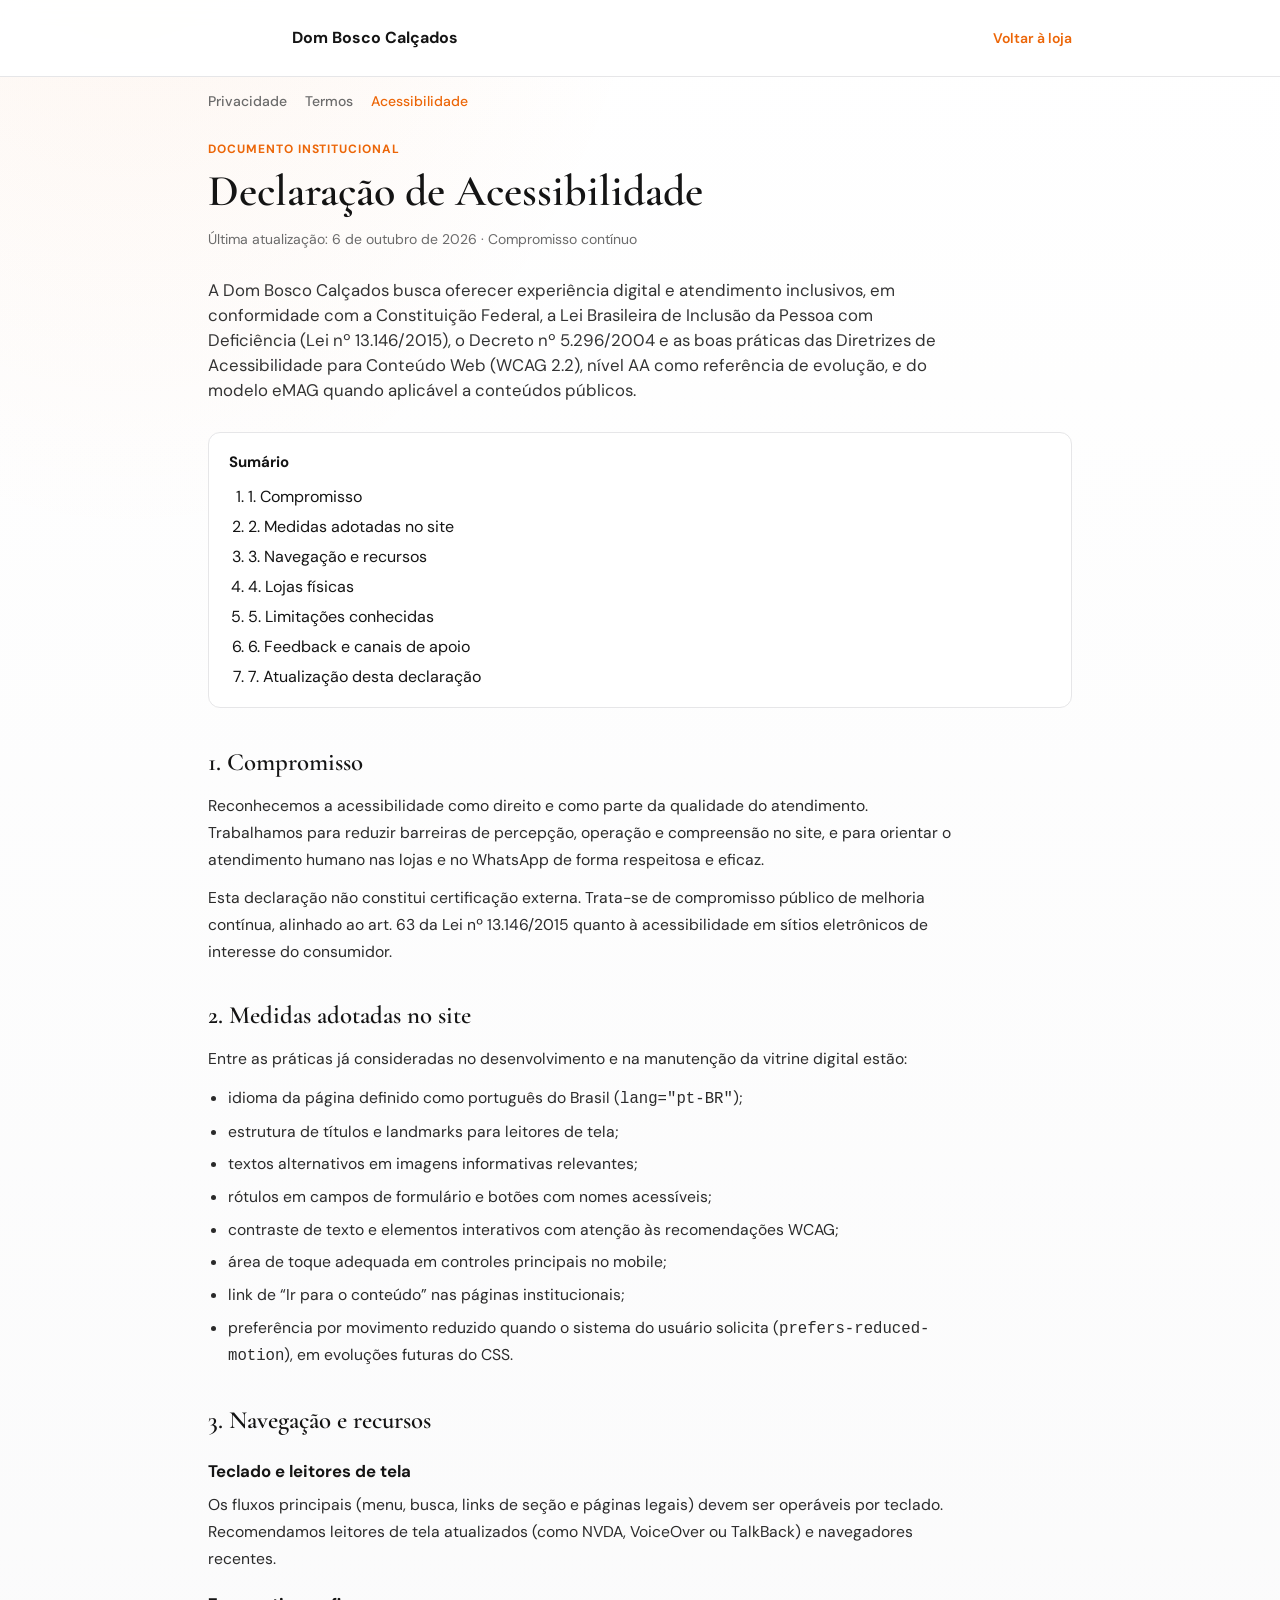
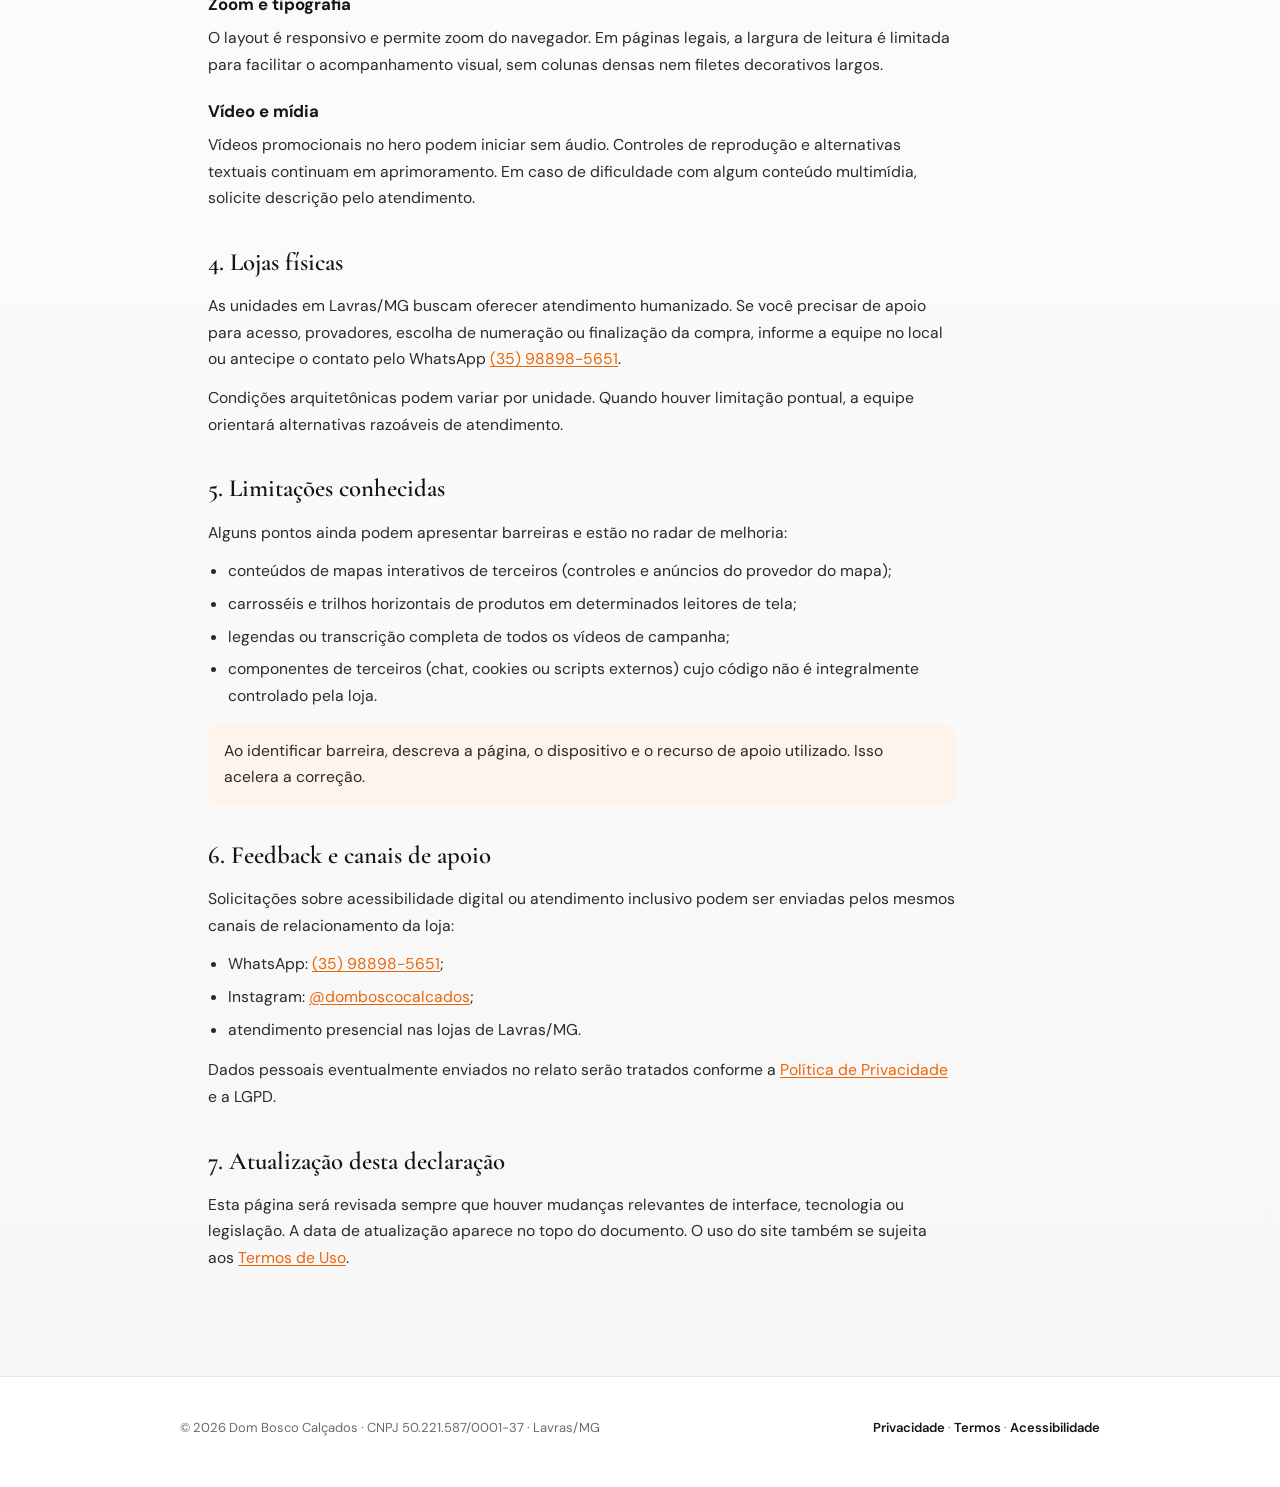
<file: acessibilidade.html>
<!DOCTYPE html>
<html lang="pt-BR">
<head>
  <meta charset="utf-8">
  <meta name="viewport" content="width=device-width, initial-scale=1">
  <title>Acessibilidade | Dom Bosco Calçados</title>
  <meta name="description" content="Declaração de acessibilidade da Dom Bosco Calçados, alinhada à Lei Brasileira de Inclusão e boas práticas WCAG.">
  <link rel="icon" href="/favicon.ico?v=2" sizes="any">
  <link rel="icon" type="image/png" href="/assets/favicon-32.png?v=2" sizes="32x32">
  <link rel="apple-touch-icon" href="/assets/apple-touch-icon.png?v=2">
  <link rel="preconnect" href="https://fonts.googleapis.com">
  <link rel="preconnect" href="https://fonts.gstatic.com" crossorigin>
  <link href="https://fonts.googleapis.com/css2?family=Cormorant+Garamond:ital,wght@0,500;0,600;0,700;1,500&family=DM+Sans:ital,opsz,wght@0,9..40,400;0,9..40,500;0,9..40,600;0,9..40,700;1,9..40,400&display=swap" rel="stylesheet">
  <link rel="stylesheet" href="/static/store.css?v=94">
  <link rel="stylesheet" href="/static/legal.css?v=1">
</head>
<body class="legal-body">
  <a class="legal-skip" href="#conteudo">Ir para o conteúdo</a>

  <header class="legal-header">
    <div class="legal-header-inner">
      <a class="legal-brand" href="/" aria-label="Dom Bosco Calçados">
        <img src="/assets/logo-header.png?v=2" alt="Dom Bosco Calçados" width="140" height="91">
        <span>Dom Bosco Calçados</span>
      </a>
      <a class="legal-back" href="/">Voltar à loja</a>
    </div>
  </header>

  <nav class="legal-nav" aria-label="Documentos legais">
    <a href="/privacidade.html">Privacidade</a>
    <a href="/termos.html">Termos</a>
    <a href="/acessibilidade.html" aria-current="page">Acessibilidade</a>
  </nav>

  <main class="legal-main" id="conteudo">
    <p class="legal-kicker">Documento institucional</p>
    <h1>Declaração de Acessibilidade</h1>
    <p class="legal-meta">Última atualização: 6 de outubro de 2026 · Compromisso contínuo</p>
    <p class="legal-lead">
      A Dom Bosco Calçados busca oferecer experiência digital e atendimento inclusivos, em conformidade com a
      Constituição Federal, a Lei Brasileira de Inclusão da Pessoa com Deficiência (Lei nº 13.146/2015), o
      Decreto nº 5.296/2004 e as boas práticas das Diretrizes de Acessibilidade para Conteúdo Web (WCAG 2.2),
      nível AA como referência de evolução, e do modelo eMAG quando aplicável a conteúdos públicos.
    </p>

    <nav class="legal-toc" aria-label="Sumário">
      <h2>Sumário</h2>
      <ol>
        <li><a href="#compromisso">1. Compromisso</a></li>
        <li><a href="#medidas">2. Medidas adotadas no site</a></li>
        <li><a href="#navegacao">3. Navegação e recursos</a></li>
        <li><a href="#lojas-acessiveis">4. Lojas físicas</a></li>
        <li><a href="#limitacoes">5. Limitações conhecidas</a></li>
        <li><a href="#feedback">6. Feedback e canais de apoio</a></li>
        <li><a href="#atualizacao">7. Atualização desta declaração</a></li>
      </ol>
    </nav>

    <section class="legal-section" id="compromisso">
      <h2>1. Compromisso</h2>
      <p>
        Reconhecemos a acessibilidade como direito e como parte da qualidade do atendimento. Trabalhamos para
        reduzir barreiras de percepção, operação e compreensão no site, e para orientar o atendimento humano nas
        lojas e no WhatsApp de forma respeitosa e eficaz.
      </p>
      <p>
        Esta declaração não constitui certificação externa. Trata-se de compromisso público de melhoria contínua,
        alinhado ao art. 63 da Lei nº 13.146/2015 quanto à acessibilidade em sítios eletrônicos de interesse do
        consumidor.
      </p>
    </section>

    <section class="legal-section" id="medidas">
      <h2>2. Medidas adotadas no site</h2>
      <p>Entre as práticas já consideradas no desenvolvimento e na manutenção da vitrine digital estão:</p>
      <ul>
        <li>idioma da página definido como português do Brasil (<code>lang="pt-BR"</code>);</li>
        <li>estrutura de títulos e landmarks para leitores de tela;</li>
        <li>textos alternativos em imagens informativas relevantes;</li>
        <li>rótulos em campos de formulário e botões com nomes acessíveis;</li>
        <li>contraste de texto e elementos interativos com atenção às recomendações WCAG;</li>
        <li>área de toque adequada em controles principais no mobile;</li>
        <li>link de “Ir para o conteúdo” nas páginas institucionais;</li>
        <li>preferência por movimento reduzido quando o sistema do usuário solicita (<code>prefers-reduced-motion</code>), em evoluções futuras do CSS.</li>
      </ul>
    </section>

    <section class="legal-section" id="navegacao">
      <h2>3. Navegação e recursos</h2>
      <h3>Teclado e leitores de tela</h3>
      <p>
        Os fluxos principais (menu, busca, links de seção e páginas legais) devem ser operáveis por teclado.
        Recomendamos leitores de tela atualizados (como NVDA, VoiceOver ou TalkBack) e navegadores recentes.
      </p>
      <h3>Zoom e tipografia</h3>
      <p>
        O layout é responsivo e permite zoom do navegador. Em páginas legais, a largura de leitura é limitada
        para facilitar o acompanhamento visual, sem colunas densas nem filetes decorativos largos.
      </p>
      <h3>Vídeo e mídia</h3>
      <p>
        Vídeos promocionais no hero podem iniciar sem áudio. Controles de reprodução e alternativas textuais
        continuam em aprimoramento. Em caso de dificuldade com algum conteúdo multimídia, solicite descrição
        pelo atendimento.
      </p>
    </section>

    <section class="legal-section" id="lojas-acessiveis">
      <h2>4. Lojas físicas</h2>
      <p>
        As unidades em Lavras/MG buscam oferecer atendimento humanizado. Se você precisar de apoio para acesso,
        provadores, escolha de numeração ou finalização da compra, informe a equipe no local ou antecipe o
        contato pelo WhatsApp
        <a href="https://wa.me/5535988985651" target="_blank" rel="noopener noreferrer">(35) 98898-5651</a>.
      </p>
      <p>
        Condições arquitetônicas podem variar por unidade. Quando houver limitação pontual, a equipe orientará
        alternativas razoáveis de atendimento.
      </p>
    </section>

    <section class="legal-section" id="limitacoes">
      <h2>5. Limitações conhecidas</h2>
      <p>Alguns pontos ainda podem apresentar barreiras e estão no radar de melhoria:</p>
      <ul>
        <li>conteúdos de mapas interativos de terceiros (controles e anúncios do provedor do mapa);</li>
        <li>carrosséis e trilhos horizontais de produtos em determinados leitores de tela;</li>
        <li>legendas ou transcrição completa de todos os vídeos de campanha;</li>
        <li>componentes de terceiros (chat, cookies ou scripts externos) cujo código não é integralmente controlado pela loja.</li>
      </ul>
      <p class="legal-note">
        Ao identificar barreira, descreva a página, o dispositivo e o recurso de apoio utilizado. Isso acelera a correção.
      </p>
    </section>

    <section class="legal-section" id="feedback">
      <h2>6. Feedback e canais de apoio</h2>
      <p>
        Solicitações sobre acessibilidade digital ou atendimento inclusivo podem ser enviadas pelos mesmos canais
        de relacionamento da loja:
      </p>
      <ul>
        <li>WhatsApp: <a href="https://wa.me/5535988985651" target="_blank" rel="noopener noreferrer">(35) 98898-5651</a>;</li>
        <li>Instagram: <a href="https://www.instagram.com/domboscocalcados/" target="_blank" rel="noopener noreferrer">@domboscocalcados</a>;</li>
        <li>atendimento presencial nas lojas de Lavras/MG.</li>
      </ul>
      <p>
        Dados pessoais eventualmente enviados no relato serão tratados conforme a
        <a href="/privacidade.html">Política de Privacidade</a>
        e a LGPD.
      </p>
    </section>

    <section class="legal-section" id="atualizacao">
      <h2>7. Atualização desta declaração</h2>
      <p>
        Esta página será revisada sempre que houver mudanças relevantes de interface, tecnologia ou legislação.
        A data de atualização aparece no topo do documento. O uso do site também se sujeita aos
        <a href="/termos.html">Termos de Uso</a>.
      </p>
    </section>
  </main>

  <footer class="legal-footer">
    <div class="legal-footer-inner">
      <p>© 2026 Dom Bosco Calçados · CNPJ 50.221.587/0001-37 · Lavras/MG</p>
      <p>
        <a href="/privacidade.html">Privacidade</a> ·
        <a href="/termos.html">Termos</a> ·
        <a href="/acessibilidade.html">Acessibilidade</a>
      </p>
    </div>
  </footer>
</body>
</html>
</file>
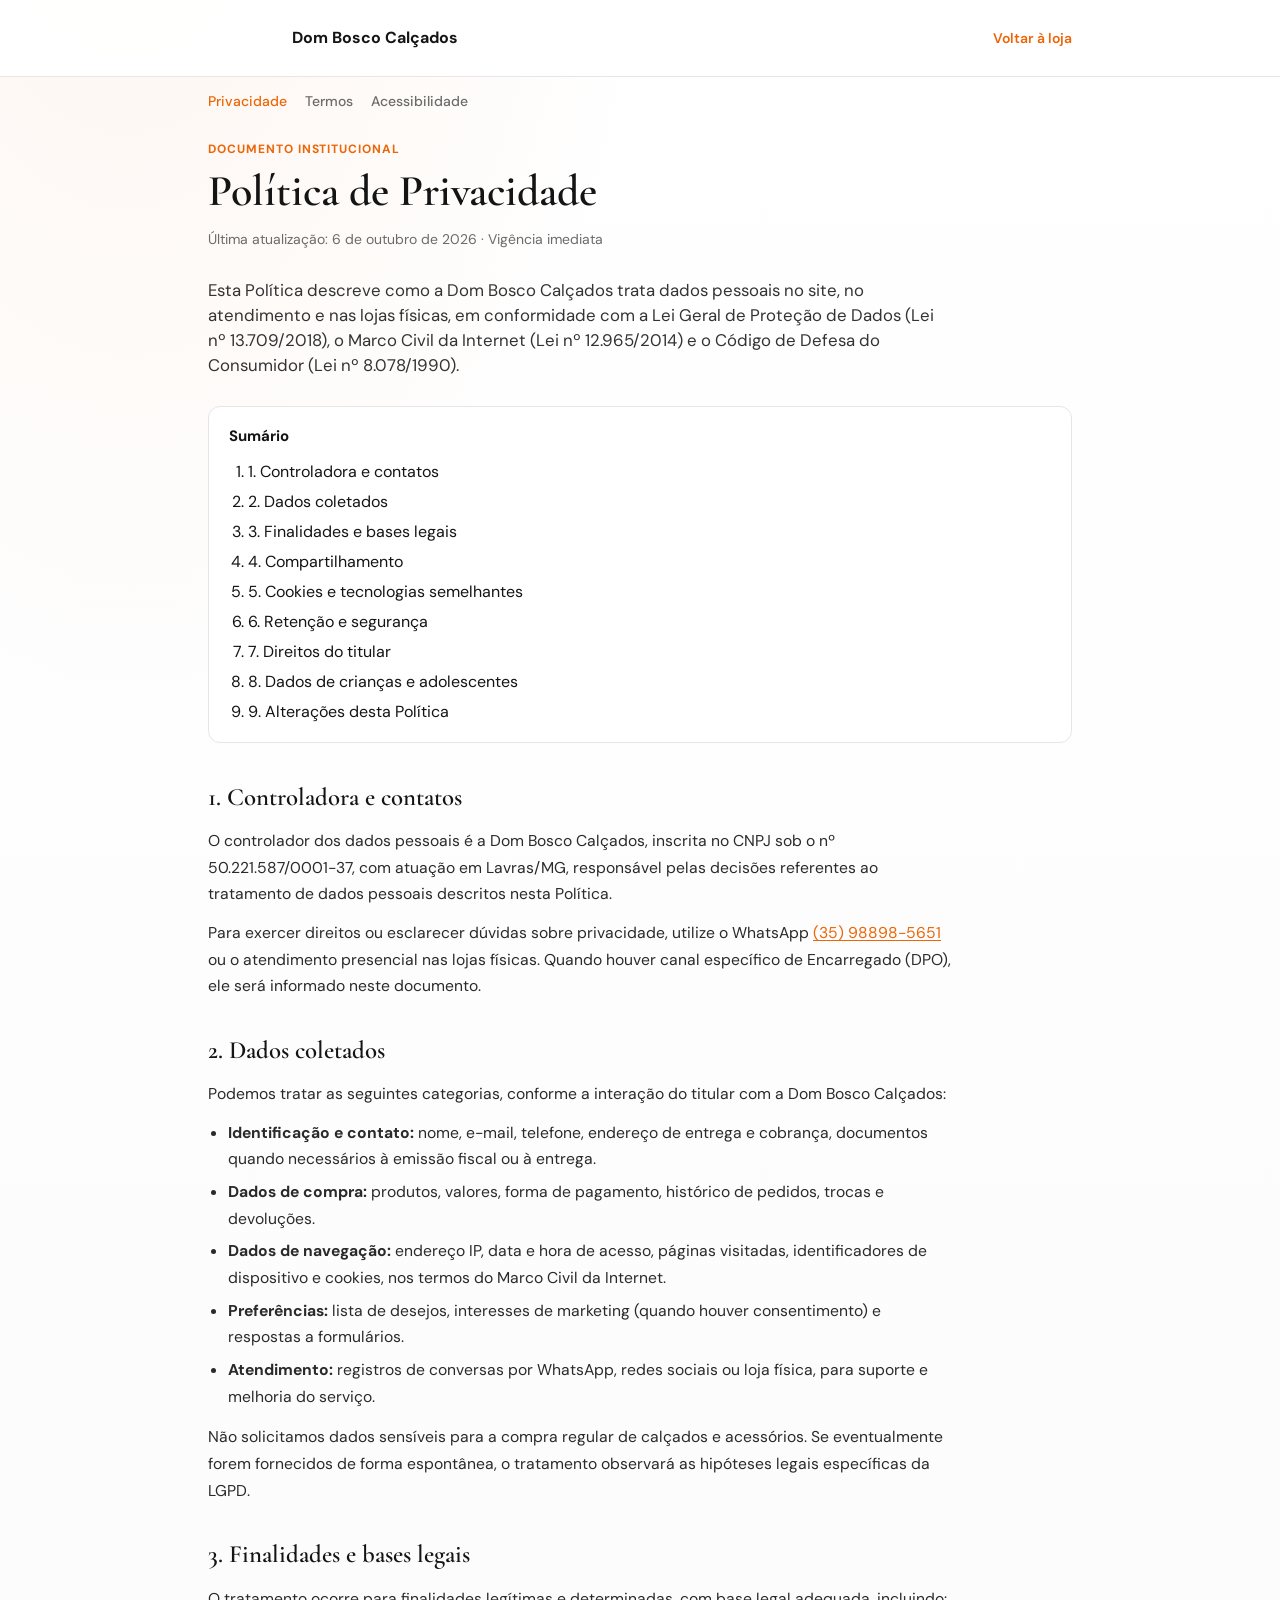
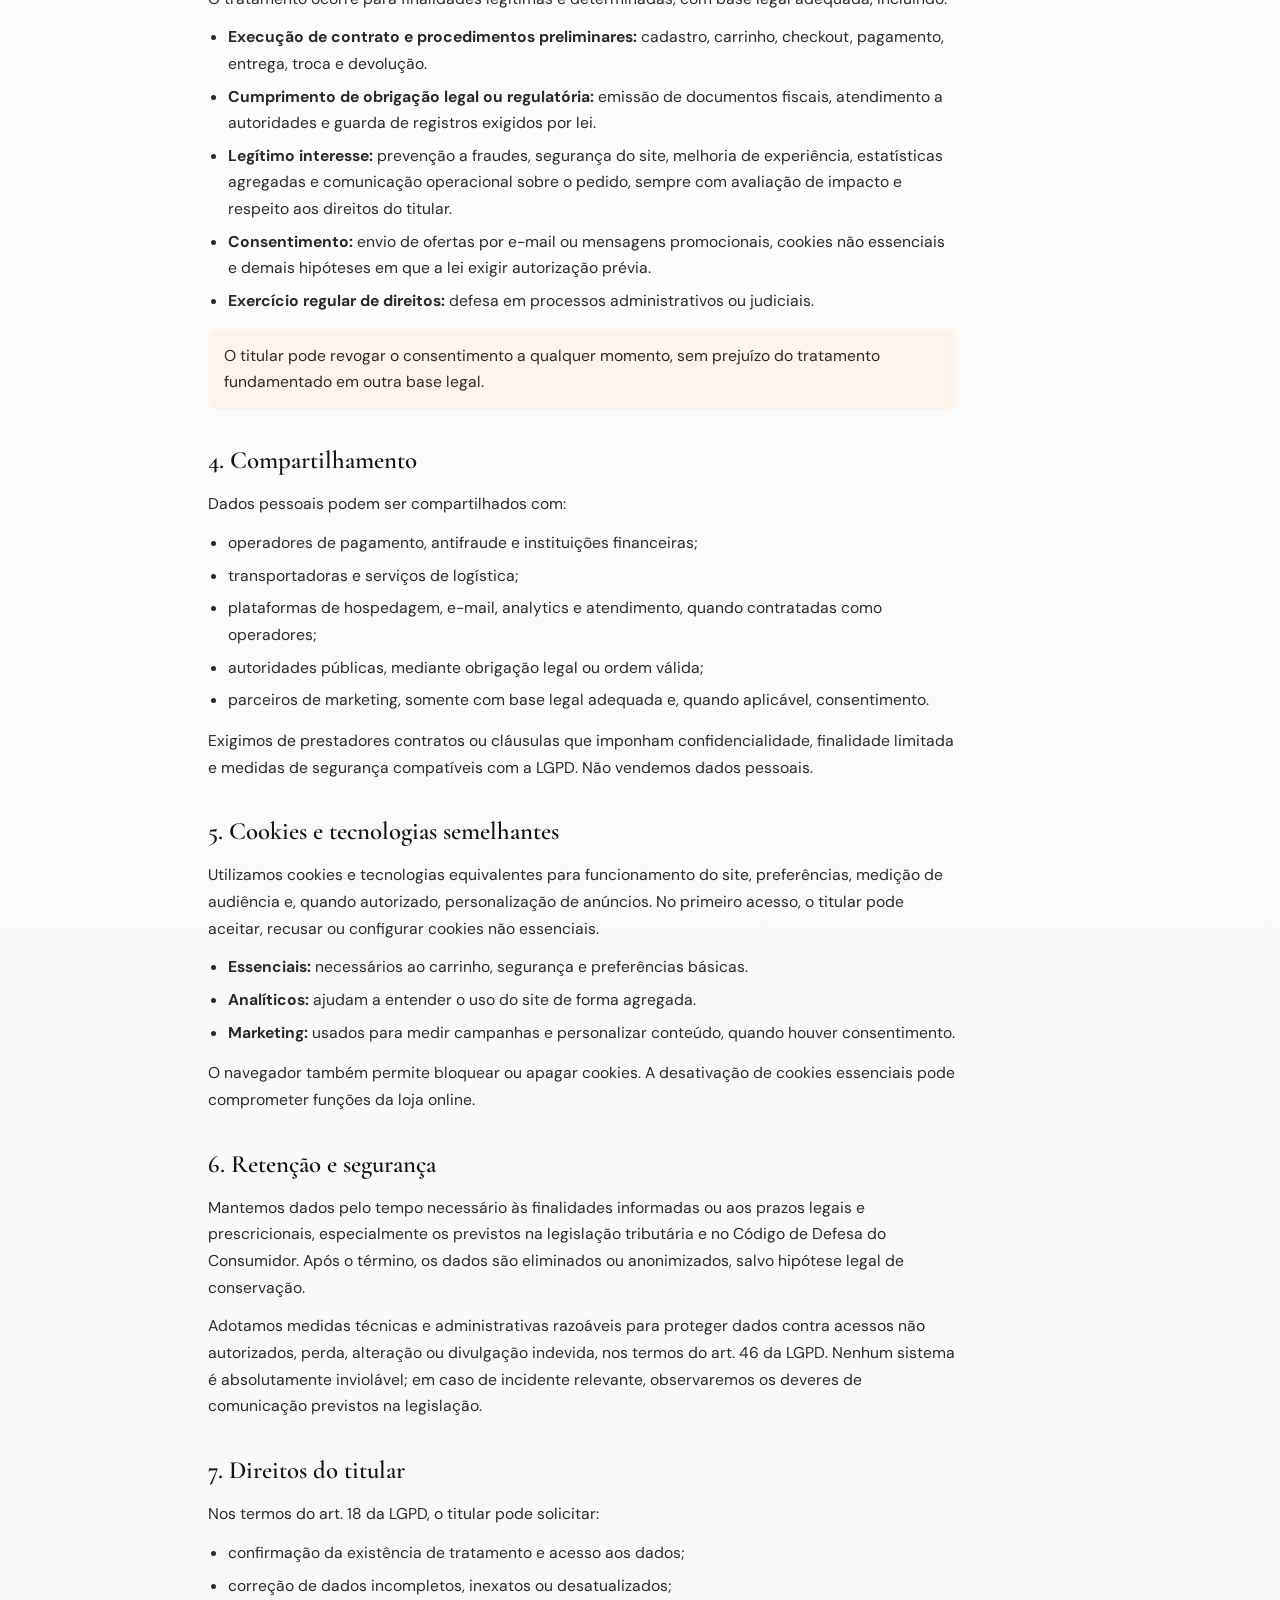
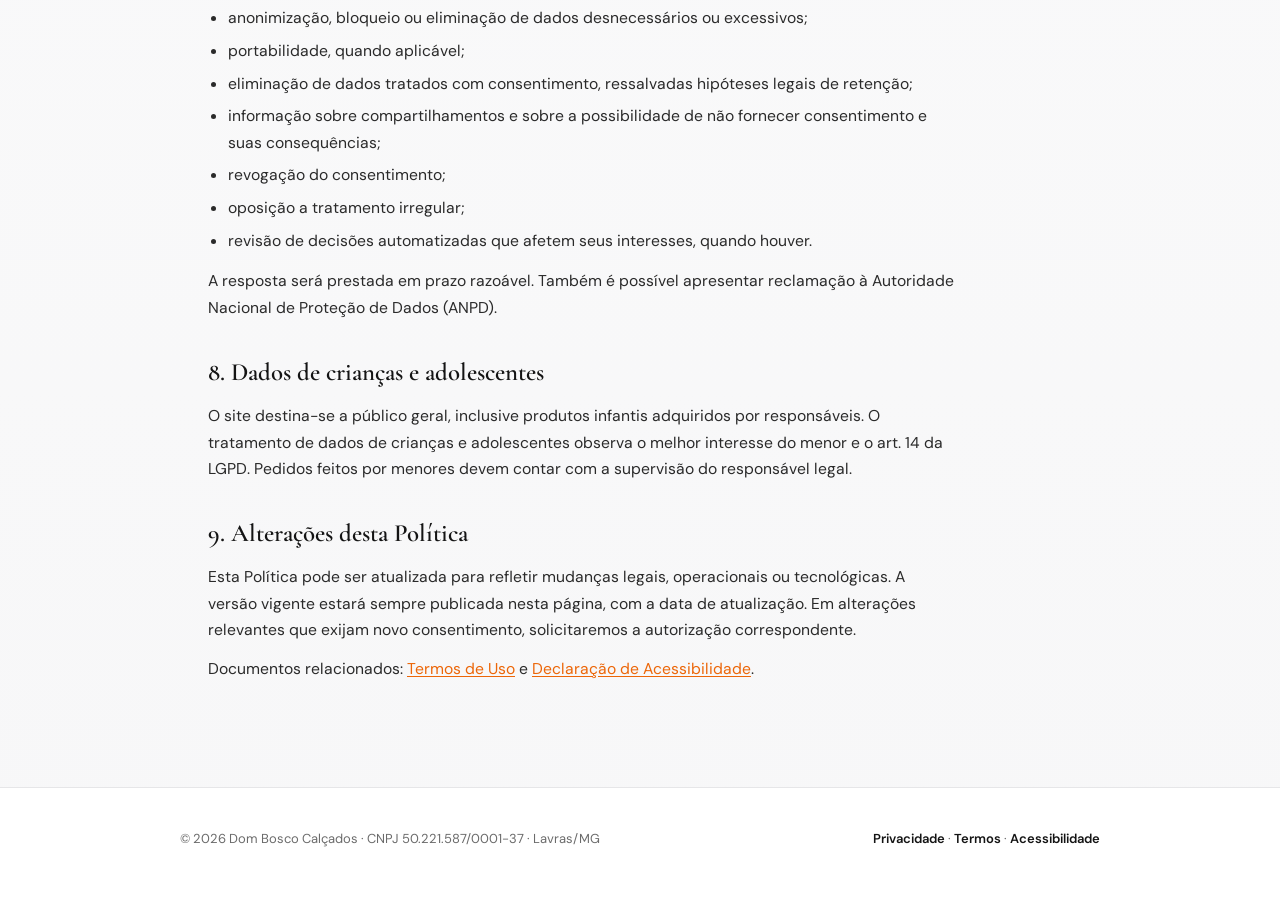
<file: privacidade.html>
<!DOCTYPE html>
<html lang="pt-BR">
<head>
  <meta charset="utf-8">
  <meta name="viewport" content="width=device-width, initial-scale=1">
  <title>Política de Privacidade | Dom Bosco Calçados</title>
  <meta name="description" content="Política de Privacidade da Dom Bosco Calçados, em conformidade com a LGPD e demais normas aplicáveis.">
  <link rel="icon" href="/favicon.ico?v=2" sizes="any">
  <link rel="icon" type="image/png" href="/assets/favicon-32.png?v=2" sizes="32x32">
  <link rel="apple-touch-icon" href="/assets/apple-touch-icon.png?v=2">
  <link rel="preconnect" href="https://fonts.googleapis.com">
  <link rel="preconnect" href="https://fonts.gstatic.com" crossorigin>
  <link href="https://fonts.googleapis.com/css2?family=Cormorant+Garamond:ital,wght@0,500;0,600;0,700;1,500&family=DM+Sans:ital,opsz,wght@0,9..40,400;0,9..40,500;0,9..40,600;0,9..40,700;1,9..40,400&display=swap" rel="stylesheet">
  <link rel="stylesheet" href="/static/store.css?v=94">
  <link rel="stylesheet" href="/static/legal.css?v=1">
</head>
<body class="legal-body">
  <a class="legal-skip" href="#conteudo">Ir para o conteúdo</a>

  <header class="legal-header">
    <div class="legal-header-inner">
      <a class="legal-brand" href="/" aria-label="Dom Bosco Calçados">
        <img src="/assets/logo-header.png?v=2" alt="Dom Bosco Calçados" width="140" height="91">
        <span>Dom Bosco Calçados</span>
      </a>
      <a class="legal-back" href="/">Voltar à loja</a>
    </div>
  </header>

  <nav class="legal-nav" aria-label="Documentos legais">
    <a href="/privacidade.html" aria-current="page">Privacidade</a>
    <a href="/termos.html">Termos</a>
    <a href="/acessibilidade.html">Acessibilidade</a>
  </nav>

  <main class="legal-main" id="conteudo">
    <p class="legal-kicker">Documento institucional</p>
    <h1>Política de Privacidade</h1>
    <p class="legal-meta">Última atualização: 6 de outubro de 2026 · Vigência imediata</p>
    <p class="legal-lead">
      Esta Política descreve como a Dom Bosco Calçados trata dados pessoais no site, no atendimento e nas lojas físicas,
      em conformidade com a Lei Geral de Proteção de Dados (Lei nº 13.709/2018), o Marco Civil da Internet
      (Lei nº 12.965/2014) e o Código de Defesa do Consumidor (Lei nº 8.078/1990).
    </p>

    <nav class="legal-toc" aria-label="Sumário">
      <h2>Sumário</h2>
      <ol>
        <li><a href="#controladora">1. Controladora e contatos</a></li>
        <li><a href="#dados">2. Dados coletados</a></li>
        <li><a href="#finalidades">3. Finalidades e bases legais</a></li>
        <li><a href="#compartilhamento">4. Compartilhamento</a></li>
        <li><a href="#cookies">5. Cookies e tecnologias semelhantes</a></li>
        <li><a href="#retencao">6. Retenção e segurança</a></li>
        <li><a href="#direitos">7. Direitos do titular</a></li>
        <li><a href="#menores">8. Dados de crianças e adolescentes</a></li>
        <li><a href="#alteracoes">9. Alterações desta Política</a></li>
      </ol>
    </nav>

    <section class="legal-section" id="controladora">
      <h2>1. Controladora e contatos</h2>
      <p>
        O controlador dos dados pessoais é a Dom Bosco Calçados, inscrita no CNPJ sob o nº 50.221.587/0001-37,
        com atuação em Lavras/MG, responsável pelas decisões referentes ao tratamento de dados pessoais descritos nesta Política.
      </p>
      <p>
        Para exercer direitos ou esclarecer dúvidas sobre privacidade, utilize o WhatsApp
        <a href="https://wa.me/5535988985651" target="_blank" rel="noopener noreferrer">(35) 98898-5651</a>
        ou o atendimento presencial nas lojas físicas. Quando houver canal específico de Encarregado (DPO),
        ele será informado neste documento.
      </p>
    </section>

    <section class="legal-section" id="dados">
      <h2>2. Dados coletados</h2>
      <p>Podemos tratar as seguintes categorias, conforme a interação do titular com a Dom Bosco Calçados:</p>
      <ul>
        <li><strong>Identificação e contato:</strong> nome, e-mail, telefone, endereço de entrega e cobrança, documentos quando necessários à emissão fiscal ou à entrega.</li>
        <li><strong>Dados de compra:</strong> produtos, valores, forma de pagamento, histórico de pedidos, trocas e devoluções.</li>
        <li><strong>Dados de navegação:</strong> endereço IP, data e hora de acesso, páginas visitadas, identificadores de dispositivo e cookies, nos termos do Marco Civil da Internet.</li>
        <li><strong>Preferências:</strong> lista de desejos, interesses de marketing (quando houver consentimento) e respostas a formulários.</li>
        <li><strong>Atendimento:</strong> registros de conversas por WhatsApp, redes sociais ou loja física, para suporte e melhoria do serviço.</li>
      </ul>
      <p>
        Não solicitamos dados sensíveis para a compra regular de calçados e acessórios. Se eventualmente forem
        fornecidos de forma espontânea, o tratamento observará as hipóteses legais específicas da LGPD.
      </p>
    </section>

    <section class="legal-section" id="finalidades">
      <h2>3. Finalidades e bases legais</h2>
      <p>O tratamento ocorre para finalidades legítimas e determinadas, com base legal adequada, incluindo:</p>
      <ul>
        <li><strong>Execução de contrato e procedimentos preliminares:</strong> cadastro, carrinho, checkout, pagamento, entrega, troca e devolução.</li>
        <li><strong>Cumprimento de obrigação legal ou regulatória:</strong> emissão de documentos fiscais, atendimento a autoridades e guarda de registros exigidos por lei.</li>
        <li><strong>Legítimo interesse:</strong> prevenção a fraudes, segurança do site, melhoria de experiência, estatísticas agregadas e comunicação operacional sobre o pedido, sempre com avaliação de impacto e respeito aos direitos do titular.</li>
        <li><strong>Consentimento:</strong> envio de ofertas por e-mail ou mensagens promocionais, cookies não essenciais e demais hipóteses em que a lei exigir autorização prévia.</li>
        <li><strong>Exercício regular de direitos:</strong> defesa em processos administrativos ou judiciais.</li>
      </ul>
      <p class="legal-note">
        O titular pode revogar o consentimento a qualquer momento, sem prejuízo do tratamento fundamentado em outra base legal.
      </p>
    </section>

    <section class="legal-section" id="compartilhamento">
      <h2>4. Compartilhamento</h2>
      <p>Dados pessoais podem ser compartilhados com:</p>
      <ul>
        <li>operadores de pagamento, antifraude e instituições financeiras;</li>
        <li>transportadoras e serviços de logística;</li>
        <li>plataformas de hospedagem, e-mail, analytics e atendimento, quando contratadas como operadores;</li>
        <li>autoridades públicas, mediante obrigação legal ou ordem válida;</li>
        <li>parceiros de marketing, somente com base legal adequada e, quando aplicável, consentimento.</li>
      </ul>
      <p>
        Exigimos de prestadores contratos ou cláusulas que imponham confidencialidade, finalidade limitada e medidas
        de segurança compatíveis com a LGPD. Não vendemos dados pessoais.
      </p>
    </section>

    <section class="legal-section" id="cookies">
      <h2>5. Cookies e tecnologias semelhantes</h2>
      <p>
        Utilizamos cookies e tecnologias equivalentes para funcionamento do site, preferências, medição de audiência
        e, quando autorizado, personalização de anúncios. No primeiro acesso, o titular pode aceitar, recusar ou
        configurar cookies não essenciais.
      </p>
      <ul>
        <li><strong>Essenciais:</strong> necessários ao carrinho, segurança e preferências básicas.</li>
        <li><strong>Analíticos:</strong> ajudam a entender o uso do site de forma agregada.</li>
        <li><strong>Marketing:</strong> usados para medir campanhas e personalizar conteúdo, quando houver consentimento.</li>
      </ul>
      <p>
        O navegador também permite bloquear ou apagar cookies. A desativação de cookies essenciais pode comprometer
        funções da loja online.
      </p>
    </section>

    <section class="legal-section" id="retencao">
      <h2>6. Retenção e segurança</h2>
      <p>
        Mantemos dados pelo tempo necessário às finalidades informadas ou aos prazos legais e prescricionais,
        especialmente os previstos na legislação tributária e no Código de Defesa do Consumidor. Após o término,
        os dados são eliminados ou anonimizados, salvo hipótese legal de conservação.
      </p>
      <p>
        Adotamos medidas técnicas e administrativas razoáveis para proteger dados contra acessos não autorizados,
        perda, alteração ou divulgação indevida, nos termos do art. 46 da LGPD. Nenhum sistema é absolutamente
        inviolável; em caso de incidente relevante, observaremos os deveres de comunicação previstos na legislação.
      </p>
    </section>

    <section class="legal-section" id="direitos">
      <h2>7. Direitos do titular</h2>
      <p>Nos termos do art. 18 da LGPD, o titular pode solicitar:</p>
      <ul>
        <li>confirmação da existência de tratamento e acesso aos dados;</li>
        <li>correção de dados incompletos, inexatos ou desatualizados;</li>
        <li>anonimização, bloqueio ou eliminação de dados desnecessários ou excessivos;</li>
        <li>portabilidade, quando aplicável;</li>
        <li>eliminação de dados tratados com consentimento, ressalvadas hipóteses legais de retenção;</li>
        <li>informação sobre compartilhamentos e sobre a possibilidade de não fornecer consentimento e suas consequências;</li>
        <li>revogação do consentimento;</li>
        <li>oposição a tratamento irregular;</li>
        <li>revisão de decisões automatizadas que afetem seus interesses, quando houver.</li>
      </ul>
      <p>
        A resposta será prestada em prazo razoável. Também é possível apresentar reclamação à Autoridade Nacional
        de Proteção de Dados (ANPD).
      </p>
    </section>

    <section class="legal-section" id="menores">
      <h2>8. Dados de crianças e adolescentes</h2>
      <p>
        O site destina-se a público geral, inclusive produtos infantis adquiridos por responsáveis. O tratamento de
        dados de crianças e adolescentes observa o melhor interesse do menor e o art. 14 da LGPD. Pedidos feitos
        por menores devem contar com a supervisão do responsável legal.
      </p>
    </section>

    <section class="legal-section" id="alteracoes">
      <h2>9. Alterações desta Política</h2>
      <p>
        Esta Política pode ser atualizada para refletir mudanças legais, operacionais ou tecnológicas. A versão
        vigente estará sempre publicada nesta página, com a data de atualização. Em alterações relevantes que
        exijam novo consentimento, solicitaremos a autorização correspondente.
      </p>
      <p>
        Documentos relacionados:
        <a href="/termos.html">Termos de Uso</a> e
        <a href="/acessibilidade.html">Declaração de Acessibilidade</a>.
      </p>
    </section>
  </main>

  <footer class="legal-footer">
    <div class="legal-footer-inner">
      <p>© 2026 Dom Bosco Calçados · CNPJ 50.221.587/0001-37 · Lavras/MG</p>
      <p>
        <a href="/privacidade.html">Privacidade</a> ·
        <a href="/termos.html">Termos</a> ·
        <a href="/acessibilidade.html">Acessibilidade</a>
      </p>
    </div>
  </footer>
</body>
</html>
</file>
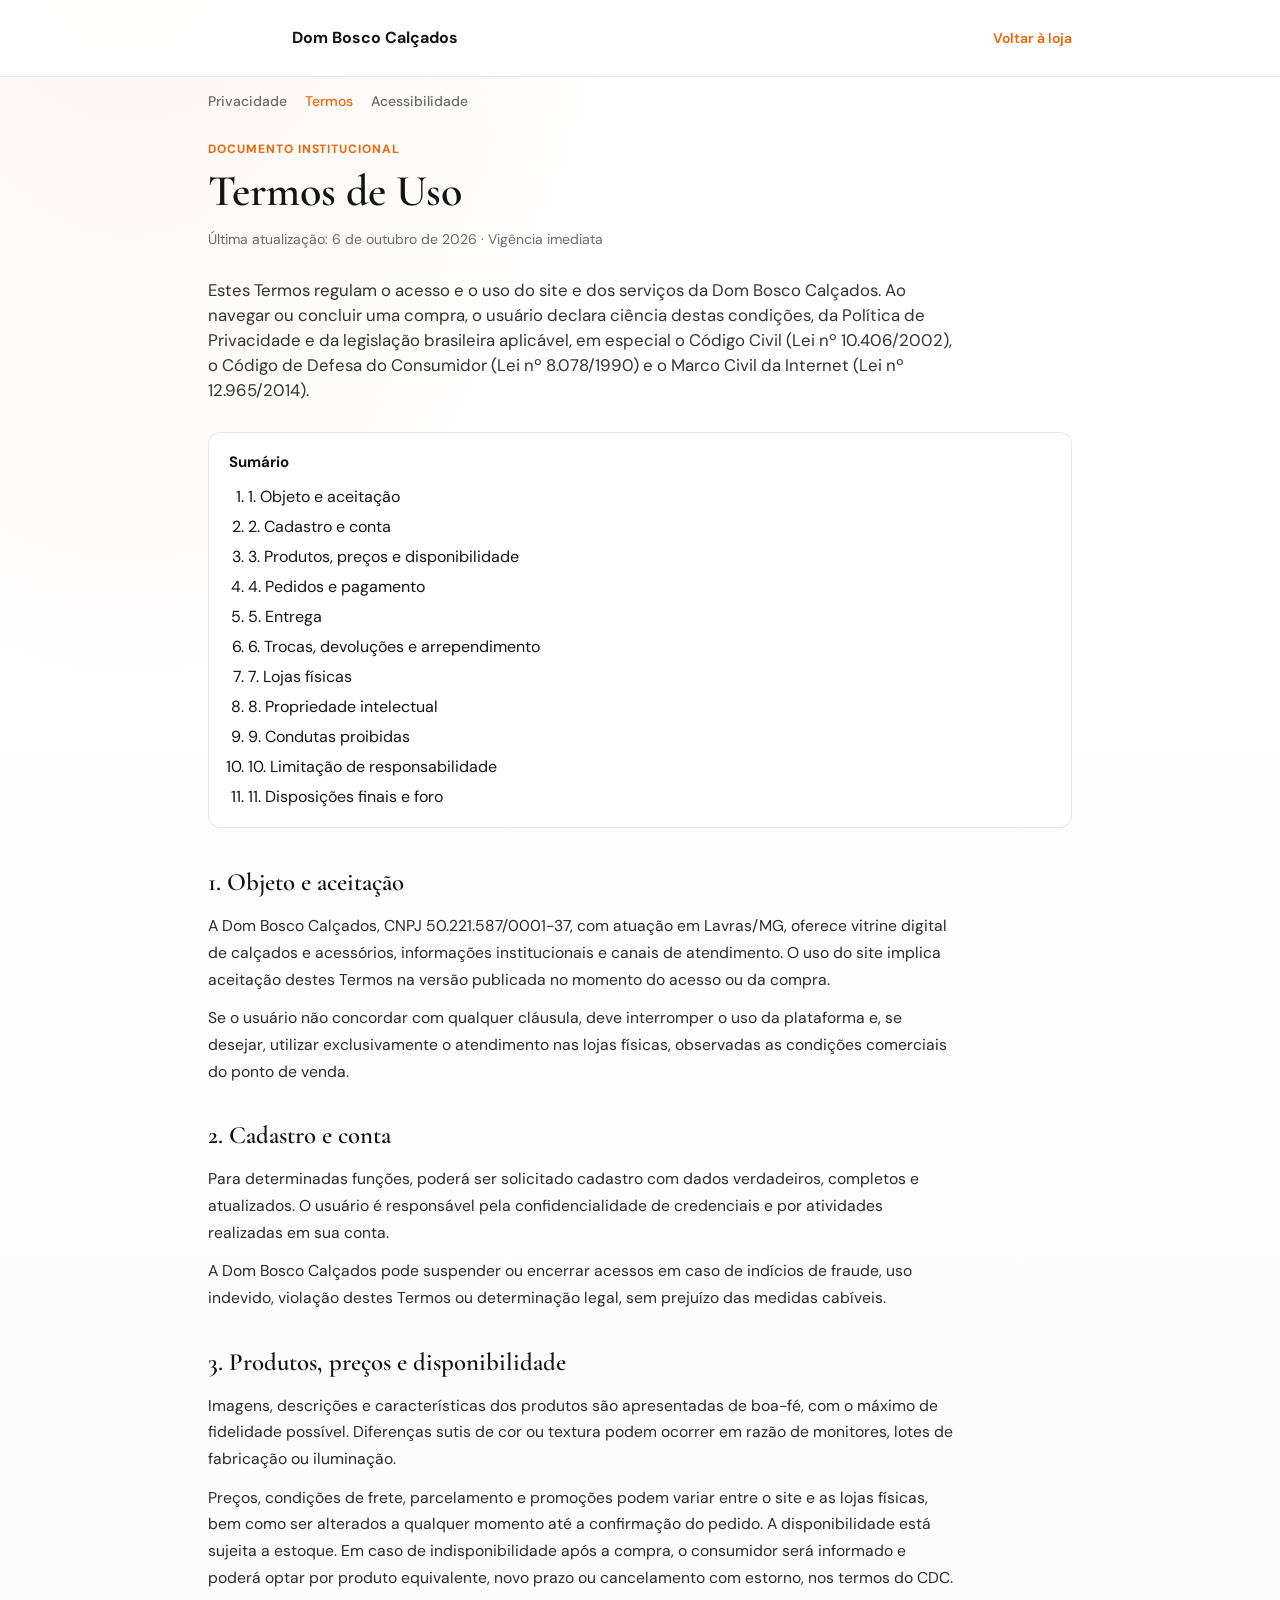
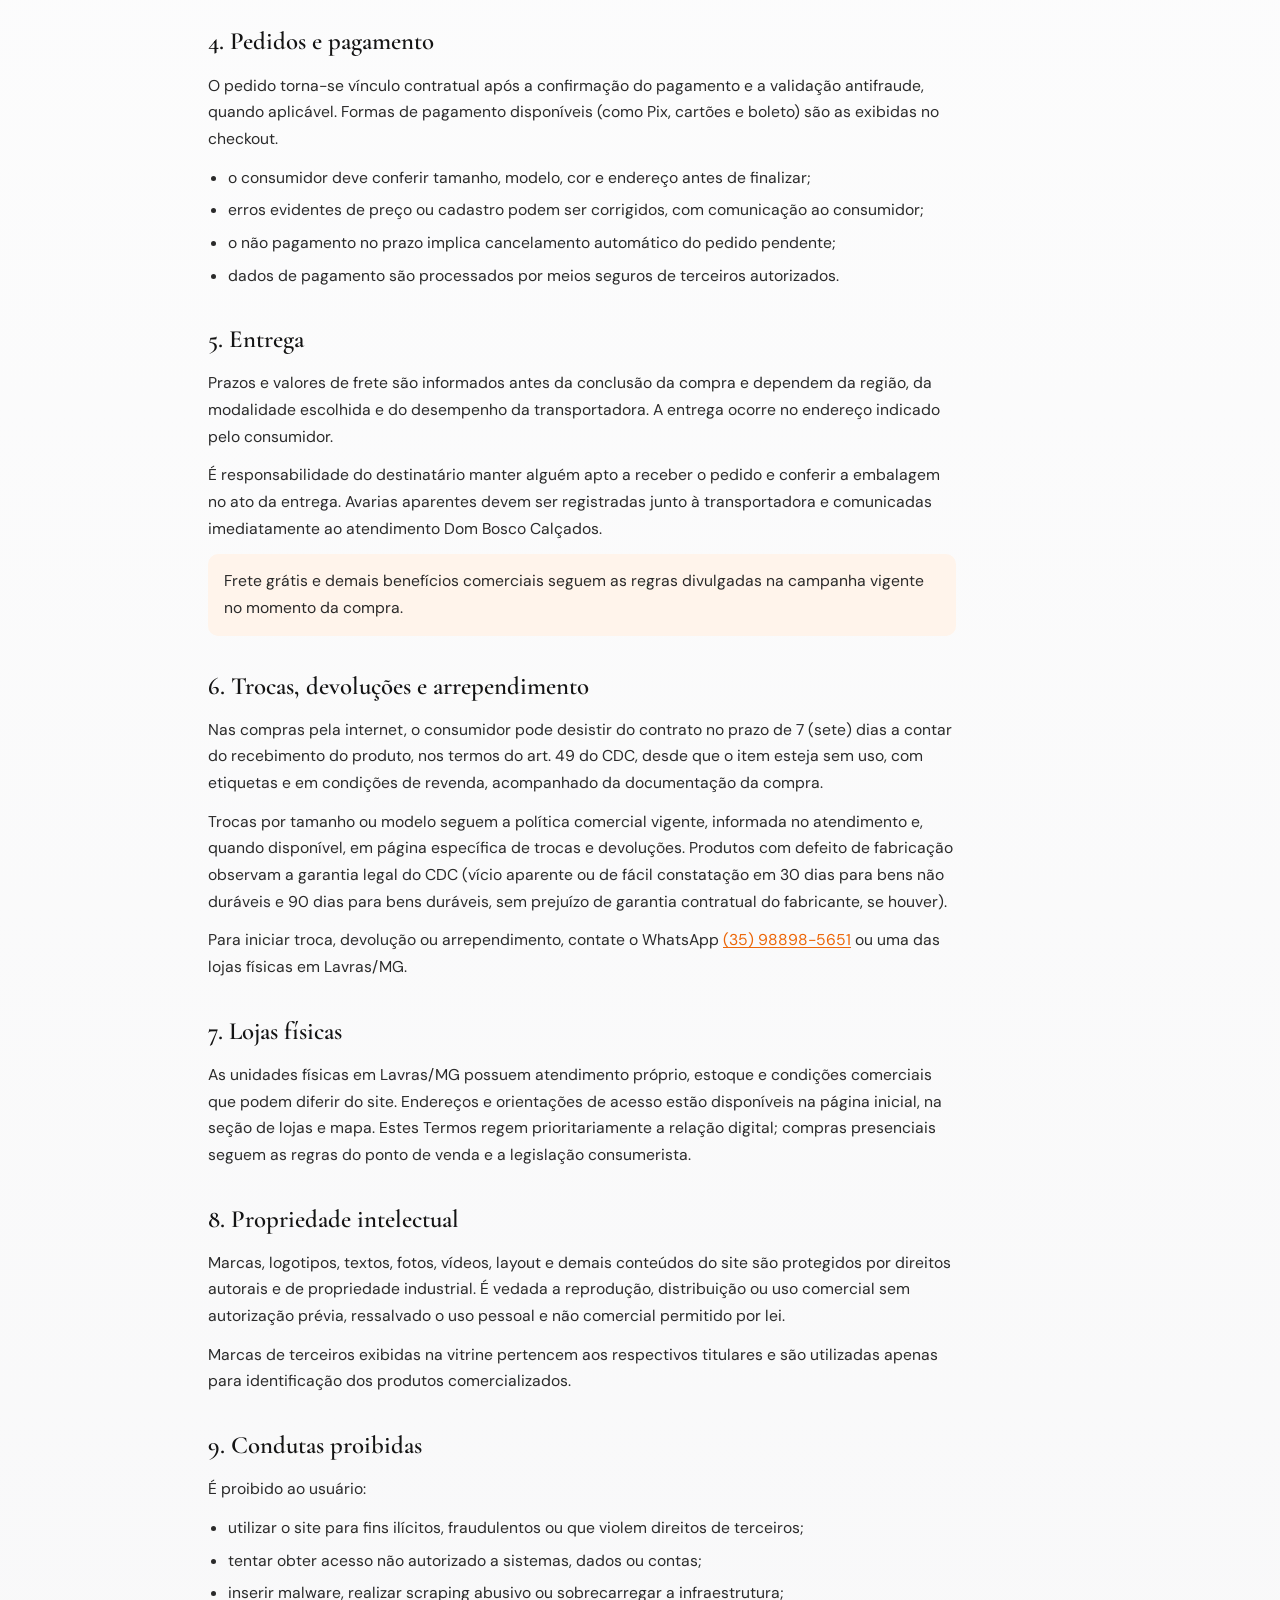
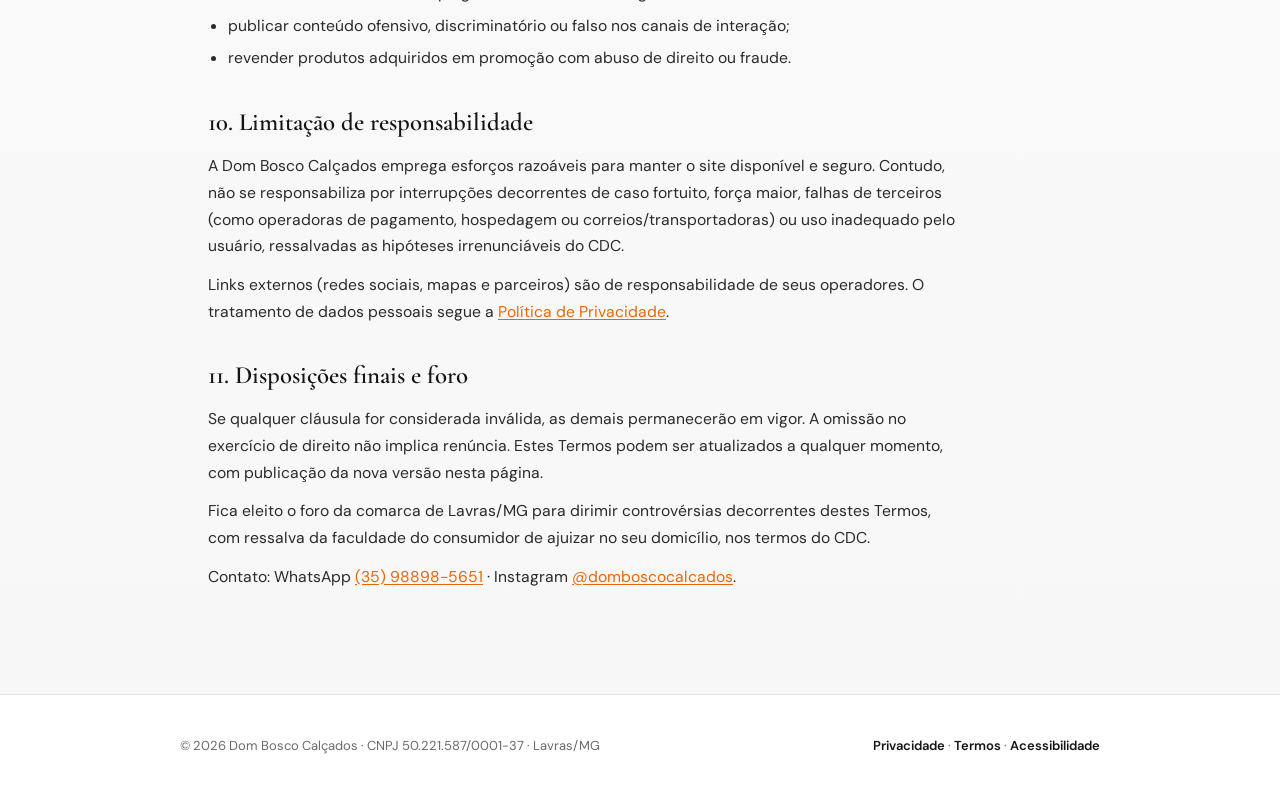
<file: termos.html>
<!DOCTYPE html>
<html lang="pt-BR">
<head>
  <meta charset="utf-8">
  <meta name="viewport" content="width=device-width, initial-scale=1">
  <title>Termos de Uso | Dom Bosco Calçados</title>
  <meta name="description" content="Termos de Uso da loja online Dom Bosco Calçados, com regras de compra, entrega, trocas e responsabilidades.">
  <link rel="icon" href="/favicon.ico?v=2" sizes="any">
  <link rel="icon" type="image/png" href="/assets/favicon-32.png?v=2" sizes="32x32">
  <link rel="apple-touch-icon" href="/assets/apple-touch-icon.png?v=2">
  <link rel="preconnect" href="https://fonts.googleapis.com">
  <link rel="preconnect" href="https://fonts.gstatic.com" crossorigin>
  <link href="https://fonts.googleapis.com/css2?family=Cormorant+Garamond:ital,wght@0,500;0,600;0,700;1,500&family=DM+Sans:ital,opsz,wght@0,9..40,400;0,9..40,500;0,9..40,600;0,9..40,700;1,9..40,400&display=swap" rel="stylesheet">
  <link rel="stylesheet" href="/static/store.css?v=94">
  <link rel="stylesheet" href="/static/legal.css?v=1">
</head>
<body class="legal-body">
  <a class="legal-skip" href="#conteudo">Ir para o conteúdo</a>

  <header class="legal-header">
    <div class="legal-header-inner">
      <a class="legal-brand" href="/" aria-label="Dom Bosco Calçados">
        <img src="/assets/logo-header.png?v=2" alt="Dom Bosco Calçados" width="140" height="91">
        <span>Dom Bosco Calçados</span>
      </a>
      <a class="legal-back" href="/">Voltar à loja</a>
    </div>
  </header>

  <nav class="legal-nav" aria-label="Documentos legais">
    <a href="/privacidade.html">Privacidade</a>
    <a href="/termos.html" aria-current="page">Termos</a>
    <a href="/acessibilidade.html">Acessibilidade</a>
  </nav>

  <main class="legal-main" id="conteudo">
    <p class="legal-kicker">Documento institucional</p>
    <h1>Termos de Uso</h1>
    <p class="legal-meta">Última atualização: 6 de outubro de 2026 · Vigência imediata</p>
    <p class="legal-lead">
      Estes Termos regulam o acesso e o uso do site e dos serviços da Dom Bosco Calçados. Ao navegar ou concluir
      uma compra, o usuário declara ciência destas condições, da
      <a href="/privacidade.html">Política de Privacidade</a>
      e da legislação brasileira aplicável, em especial o Código Civil (Lei nº 10.406/2002), o Código de Defesa do
      Consumidor (Lei nº 8.078/1990) e o Marco Civil da Internet (Lei nº 12.965/2014).
    </p>

    <nav class="legal-toc" aria-label="Sumário">
      <h2>Sumário</h2>
      <ol>
        <li><a href="#objeto">1. Objeto e aceitação</a></li>
        <li><a href="#cadastro">2. Cadastro e conta</a></li>
        <li><a href="#produtos">3. Produtos, preços e disponibilidade</a></li>
        <li><a href="#pedido">4. Pedidos e pagamento</a></li>
        <li><a href="#entrega">5. Entrega</a></li>
        <li><a href="#trocas">6. Trocas, devoluções e arrependimento</a></li>
        <li><a href="#lojas">7. Lojas físicas</a></li>
        <li><a href="#propriedade">8. Propriedade intelectual</a></li>
        <li><a href="#conduta">9. Condutas proibidas</a></li>
        <li><a href="#responsabilidade">10. Limitação de responsabilidade</a></li>
        <li><a href="#foro">11. Disposições finais e foro</a></li>
      </ol>
    </nav>

    <section class="legal-section" id="objeto">
      <h2>1. Objeto e aceitação</h2>
      <p>
        A Dom Bosco Calçados, CNPJ 50.221.587/0001-37, com atuação em Lavras/MG, oferece vitrine digital de calçados
        e acessórios, informações institucionais e canais de atendimento. O uso do site implica aceitação destes
        Termos na versão publicada no momento do acesso ou da compra.
      </p>
      <p>
        Se o usuário não concordar com qualquer cláusula, deve interromper o uso da plataforma e, se desejar,
        utilizar exclusivamente o atendimento nas lojas físicas, observadas as condições comerciais do ponto de venda.
      </p>
    </section>

    <section class="legal-section" id="cadastro">
      <h2>2. Cadastro e conta</h2>
      <p>
        Para determinadas funções, poderá ser solicitado cadastro com dados verdadeiros, completos e atualizados.
        O usuário é responsável pela confidencialidade de credenciais e por atividades realizadas em sua conta.
      </p>
      <p>
        A Dom Bosco Calçados pode suspender ou encerrar acessos em caso de indícios de fraude, uso indevido,
        violação destes Termos ou determinação legal, sem prejuízo das medidas cabíveis.
      </p>
    </section>

    <section class="legal-section" id="produtos">
      <h2>3. Produtos, preços e disponibilidade</h2>
      <p>
        Imagens, descrições e características dos produtos são apresentadas de boa-fé, com o máximo de fidelidade
        possível. Diferenças sutis de cor ou textura podem ocorrer em razão de monitores, lotes de fabricação ou
        iluminação.
      </p>
      <p>
        Preços, condições de frete, parcelamento e promoções podem variar entre o site e as lojas físicas, bem como
        ser alterados a qualquer momento até a confirmação do pedido. A disponibilidade está sujeita a estoque.
        Em caso de indisponibilidade após a compra, o consumidor será informado e poderá optar por produto
        equivalente, novo prazo ou cancelamento com estorno, nos termos do CDC.
      </p>
    </section>

    <section class="legal-section" id="pedido">
      <h2>4. Pedidos e pagamento</h2>
      <p>
        O pedido torna-se vínculo contratual após a confirmação do pagamento e a validação antifraude, quando
        aplicável. Formas de pagamento disponíveis (como Pix, cartões e boleto) são as exibidas no checkout.
      </p>
      <ul>
        <li>o consumidor deve conferir tamanho, modelo, cor e endereço antes de finalizar;</li>
        <li>erros evidentes de preço ou cadastro podem ser corrigidos, com comunicação ao consumidor;</li>
        <li>o não pagamento no prazo implica cancelamento automático do pedido pendente;</li>
        <li>dados de pagamento são processados por meios seguros de terceiros autorizados.</li>
      </ul>
    </section>

    <section class="legal-section" id="entrega">
      <h2>5. Entrega</h2>
      <p>
        Prazos e valores de frete são informados antes da conclusão da compra e dependem da região, da modalidade
        escolhida e do desempenho da transportadora. A entrega ocorre no endereço indicado pelo consumidor.
      </p>
      <p>
        É responsabilidade do destinatário manter alguém apto a receber o pedido e conferir a embalagem no ato da
        entrega. Avarias aparentes devem ser registradas junto à transportadora e comunicadas imediatamente ao
        atendimento Dom Bosco Calçados.
      </p>
      <p class="legal-note">
        Frete grátis e demais benefícios comerciais seguem as regras divulgadas na campanha vigente no momento da compra.
      </p>
    </section>

    <section class="legal-section" id="trocas">
      <h2>6. Trocas, devoluções e arrependimento</h2>
      <p>
        Nas compras pela internet, o consumidor pode desistir do contrato no prazo de 7 (sete) dias a contar do
        recebimento do produto, nos termos do art. 49 do CDC, desde que o item esteja sem uso, com etiquetas e
        em condições de revenda, acompanhado da documentação da compra.
      </p>
      <p>
        Trocas por tamanho ou modelo seguem a política comercial vigente, informada no atendimento e, quando
        disponível, em página específica de trocas e devoluções. Produtos com defeito de fabricação observam a
        garantia legal do CDC (vício aparente ou de fácil constatação em 30 dias para bens não duráveis e 90 dias
        para bens duráveis, sem prejuízo de garantia contratual do fabricante, se houver).
      </p>
      <p>
        Para iniciar troca, devolução ou arrependimento, contate o WhatsApp
        <a href="https://wa.me/5535988985651" target="_blank" rel="noopener noreferrer">(35) 98898-5651</a>
        ou uma das lojas físicas em Lavras/MG.
      </p>
    </section>

    <section class="legal-section" id="lojas">
      <h2>7. Lojas físicas</h2>
      <p>
        As unidades físicas em Lavras/MG possuem atendimento próprio, estoque e condições comerciais que podem
        diferir do site. Endereços e orientações de acesso estão disponíveis na página inicial, na seção de lojas
        e mapa. Estes Termos regem prioritariamente a relação digital; compras presenciais seguem as regras do
        ponto de venda e a legislação consumerista.
      </p>
    </section>

    <section class="legal-section" id="propriedade">
      <h2>8. Propriedade intelectual</h2>
      <p>
        Marcas, logotipos, textos, fotos, vídeos, layout e demais conteúdos do site são protegidos por direitos
        autorais e de propriedade industrial. É vedada a reprodução, distribuição ou uso comercial sem autorização
        prévia, ressalvado o uso pessoal e não comercial permitido por lei.
      </p>
      <p>
        Marcas de terceiros exibidas na vitrine pertencem aos respectivos titulares e são utilizadas apenas para
        identificação dos produtos comercializados.
      </p>
    </section>

    <section class="legal-section" id="conduta">
      <h2>9. Condutas proibidas</h2>
      <p>É proibido ao usuário:</p>
      <ul>
        <li>utilizar o site para fins ilícitos, fraudulentos ou que violem direitos de terceiros;</li>
        <li>tentar obter acesso não autorizado a sistemas, dados ou contas;</li>
        <li>inserir malware, realizar scraping abusivo ou sobrecarregar a infraestrutura;</li>
        <li>publicar conteúdo ofensivo, discriminatório ou falso nos canais de interação;</li>
        <li>revender produtos adquiridos em promoção com abuso de direito ou fraude.</li>
      </ul>
    </section>

    <section class="legal-section" id="responsabilidade">
      <h2>10. Limitação de responsabilidade</h2>
      <p>
        A Dom Bosco Calçados emprega esforços razoáveis para manter o site disponível e seguro. Contudo, não se
        responsabiliza por interrupções decorrentes de caso fortuito, força maior, falhas de terceiros
        (como operadoras de pagamento, hospedagem ou correios/transportadoras) ou uso inadequado pelo usuário,
        ressalvadas as hipóteses irrenunciáveis do CDC.
      </p>
      <p>
        Links externos (redes sociais, mapas e parceiros) são de responsabilidade de seus operadores. O tratamento
        de dados pessoais segue a <a href="/privacidade.html">Política de Privacidade</a>.
      </p>
    </section>

    <section class="legal-section" id="foro">
      <h2>11. Disposições finais e foro</h2>
      <p>
        Se qualquer cláusula for considerada inválida, as demais permanecerão em vigor. A omissão no exercício de
        direito não implica renúncia. Estes Termos podem ser atualizados a qualquer momento, com publicação da
        nova versão nesta página.
      </p>
      <p>
        Fica eleito o foro da comarca de Lavras/MG para dirimir controvérsias decorrentes destes Termos, com
        ressalva da faculdade do consumidor de ajuizar no seu domicílio, nos termos do CDC.
      </p>
      <p>
        Contato: WhatsApp
        <a href="https://wa.me/5535988985651" target="_blank" rel="noopener noreferrer">(35) 98898-5651</a> ·
        Instagram
        <a href="https://www.instagram.com/domboscocalcados/" target="_blank" rel="noopener noreferrer">@domboscocalcados</a>.
      </p>
    </section>
  </main>

  <footer class="legal-footer">
    <div class="legal-footer-inner">
      <p>© 2026 Dom Bosco Calçados · CNPJ 50.221.587/0001-37 · Lavras/MG</p>
      <p>
        <a href="/privacidade.html">Privacidade</a> ·
        <a href="/termos.html">Termos</a> ·
        <a href="/acessibilidade.html">Acessibilidade</a>
      </p>
    </div>
  </footer>
</body>
</html>
</file>
<file: static/store.css>
:root {
  --bg: #ffffff;
  --bg-soft: #f7f7f8;
  --ink: #141414;
  --muted: #6b6b6b;
  --line: #e6e6e8;
  --brand: #ec6608;
  --accent: #ec6608;
  --accent-dark: #d45a06;
  --accent-soft: #fff4eb;
  --ok: #1f7a4d;
  --font-display: "Cormorant Garamond", Georgia, serif;
  --font-body: "DM Sans", sans-serif;
  --header-h: 96px;
  --cat-nav-h: 0px;
  --chrome-h: var(--header-h);
  --ease: cubic-bezier(0.22, 1, 0.36, 1);
}

*,
*::before,
*::after {
  box-sizing: border-box;
}

html {
  scroll-behavior: smooth;
}

body {
  margin: 0;
  font-family: var(--font-body);
  color: var(--ink);
  background: var(--bg);
  line-height: 1.5;
  font-size: 16px;
  -webkit-font-smoothing: antialiased;
}

img {
  max-width: 100%;
  display: block;
}

a {
  color: inherit;
  text-decoration: none;
}

button,
input {
  font: inherit;
}

.site-topbar {
  background: #1a1a1a;
  color: #fff;
  font-size: 13px;
  line-height: 1.3;
}

.site-topbar-inner {
  display: flex;
  align-items: center;
  justify-content: space-between;
  gap: 16px 28px;
  flex-wrap: wrap;
  padding: 9px clamp(20px, 4vw, 40px);
  max-width: 1440px;
  margin: 0 auto;
}

.topbar-promo {
  margin: 0;
  color: rgba(255, 255, 255, 0.92);
}

.topbar-promo strong {
  color: #fff;
  letter-spacing: 0.02em;
}

.topbar-links {
  display: flex;
  align-items: center;
  gap: 18px;
  flex-wrap: wrap;
  margin-left: auto;
}

.topbar-promo-right {
  margin: 0;
  color: rgba(255, 255, 255, 0.92);
}

.topbar-links a {
  color: rgba(255, 255, 255, 0.82);
  font-weight: 500;
  white-space: nowrap;
}

.topbar-links a:hover {
  color: #fff;
}

.site-chrome {
  position: sticky;
  top: 0;
  z-index: 40;
  overflow: visible;
}

.site-header {
  position: relative;
  z-index: 2;
  height: var(--header-h);
  display: flex;
  align-items: center;
  gap: 18px 6px;
  padding: 0 clamp(16px, 3vw, 36px);
  background: #ec6608;
  color: #fff;
  border-bottom: 0;
}

.sr-only {
  position: absolute;
  width: 1px;
  height: 1px;
  padding: 0;
  margin: -1px;
  overflow: hidden;
  clip: rect(0, 0, 0, 0);
  white-space: nowrap;
  border: 0;
}

.brand {
  display: flex;
  align-items: center;
  gap: 10px;
  justify-content: flex-start;
  flex-shrink: 0;
  margin-right: 4px;
  position: relative;
  z-index: 1;
}

.brand img {
  height: 88px;
  width: auto;
  mix-blend-mode: normal;
  filter: brightness(0) invert(1);
}

.header-search {
  flex: 1 1 auto;
  min-width: 0;
  max-width: none;
  height: 46px;
  display: flex;
  align-items: stretch;
  background: #fff;
  border: 1px solid rgba(0, 0, 0, 0.06);
  border-radius: 999px;
  overflow: hidden;
  margin-right: 0;
}

.header-search input {
  flex: 1;
  border: 0;
  outline: 0;
  min-width: 0;
  padding: 0 16px;
  font-size: 14px;
  color: #222;
  background: transparent;
}

.header-search input::placeholder {
  color: #8a8a8a;
}

.header-search button {
  border: 0;
  background: #f3f3f3;
  color: #333;
  width: 52px;
  cursor: pointer;
  display: inline-flex;
  align-items: center;
  justify-content: center;
  flex-shrink: 0;
}

.header-search button:hover {
  background: #ececec;
  color: #ec6608;
}

.nav-left {
  display: none;
}

.nav-item {
  position: relative;
  display: flex;
  align-items: center;
  height: 100%;
  pointer-events: auto;
}

.nav-right {
  display: flex;
  align-items: center;
  justify-content: flex-end;
  flex-shrink: 0;
  gap: 6px 10px;
  margin-left: 0;
  z-index: 46;
  position: relative;
}

.header-action {
  display: inline-flex;
  flex-direction: column;
  align-items: center;
  justify-content: center;
  gap: 3px;
  min-width: 72px;
  padding: 4px 6px;
  color: #fff;
  font-size: 11px;
  font-weight: 600;
  line-height: 1.15;
  text-align: center;
  white-space: nowrap;
}

.header-action svg {
  display: block;
}

.header-action:hover {
  opacity: 0.92;
}

.header-cart {
  position: relative;
  display: inline-flex;
  align-items: center;
  justify-content: center;
  width: 44px;
  height: 44px;
  color: #fff;
  margin-left: 2px;
  background: transparent;
  border: 0;
  padding: 0;
  cursor: pointer;
}

.header-cart .cart-count {
  position: absolute;
  top: 2px;
  right: 0;
  min-width: 18px;
  height: 18px;
  padding: 0 5px;
  border-radius: 999px;
  background: #111;
  color: #fff;
  font-size: 11px;
  font-weight: 700;
  line-height: 18px;
  text-align: center;
}

.nav-utility {
  font-size: 13px;
  font-weight: 700;
  letter-spacing: 0.02em;
  color: #fff;
  white-space: nowrap;
  position: relative;
  padding: 4px 0;
}

.nav-utility-sale {
  color: #fff;
}

.nav-utility::after {
  content: "";
  position: absolute;
  left: 0;
  right: 0;
  bottom: 0;
  height: 1px;
  background: #fff;
  transform: scaleX(0);
  transform-origin: left;
  transition: transform 0.3s var(--ease);
}

.nav-utility:hover::after {
  transform: scaleX(1);
}

.icon-btn.enter {
  font-size: 13px;
  font-weight: 700;
  letter-spacing: 0.02em;
  padding: 4px 2px;
}

.nav-link,
.franqueado {
  font-size: 15px;
  font-weight: 600;
  letter-spacing: 0.01em;
  position: relative;
  color: #fff;
  white-space: nowrap;
  flex-shrink: 0;
  display: inline-flex;
  align-items: center;
  height: 100%;
  padding: 0 2px;
}

.nav-link-sale {
  font-weight: 700;
}

.nav-link::after,
.franqueado::after {
  content: "";
  position: absolute;
  left: 0;
  right: 0;
  bottom: 18px;
  height: 1px;
  background: #fff;
  transform: scaleX(0);
  transform-origin: left;
  transition: transform 0.35s var(--ease);
}

.nav-item:hover .nav-link::after,
.nav-item:focus-within .nav-link::after,
.nav-link:hover::after,
.franqueado:hover::after {
  transform: scaleX(1);
}

.franqueado {
  color: #fff;
  font-weight: 700;
}

/* Mega menu: shared panel under cat-nav, hover only (no click needed) */
.cat-panels {
  position: absolute;
  left: 0;
  right: 0;
  top: 100%;
  z-index: 50;
  background: #fff;
  box-shadow: 0 18px 40px rgba(0, 0, 0, 0.14);
  border-top: 1px solid rgba(0, 0, 0, 0.06);
  max-height: min(70vh, 520px);
  overflow: auto;
}

.cat-panels[hidden] {
  display: none !important;
}

.cat-panels .mega {
  display: none;
  position: static;
  left: auto;
  right: auto;
  top: auto;
  opacity: 1;
  visibility: visible;
  pointer-events: auto;
  max-height: none;
  overflow: visible;
  box-shadow: none;
  border: 0;
  transform: none;
}

.cat-panels .mega.is-active {
  display: block;
}

.mega-backdrop {
  position: fixed;
  inset: 0;
  top: var(--chrome-h);
  background: rgba(0, 0, 0, 0.28);
  z-index: 35;
  opacity: 0;
  visibility: hidden;
  pointer-events: none;
  transition: opacity 0.12s ease, visibility 0.12s;
}

.cat-nav.is-open ~ .mega-backdrop,
body.mega-open .mega-backdrop {
  opacity: 1;
  visibility: visible;
  pointer-events: none;
}

.mega-inner {
  max-width: 1280px;
  margin: 0 auto;
  padding: 28px clamp(20px, 4vw, 48px) 32px;
  display: grid;
  grid-template-columns: 1.15fr 0.85fr;
  gap: 36px;
  align-items: start;
}

.mega-cols {
  display: grid;
  grid-template-columns: repeat(3, minmax(120px, 1fr));
  gap: 24px 28px;
}

.mega-col {
  display: flex;
  flex-direction: column;
  gap: 10px;
  min-width: 0;
}

.mega-title {
  margin: 0 0 4px;
  font-size: 13px;
  font-weight: 700;
  letter-spacing: 0.04em;
  text-transform: uppercase;
  color: #111;
}

.mega-col a {
  color: #4f4f4f;
  font-size: 14px;
  font-weight: 500;
  line-height: 1.35;
  transition: color 0.15s ease, padding-left 0.15s ease;
}

.mega-col a:hover {
  color: #ec6608;
  padding-left: 2px;
}

.mega-banners {
  display: grid;
  grid-template-columns: 1fr 1fr;
  gap: 14px;
}

.mega-card {
  position: relative;
  display: block;
  overflow: hidden;
  background: #f3f3f3;
  aspect-ratio: 4 / 5;
  color: #fff;
}

.mega-card-wide {
  grid-column: 1 / -1;
  aspect-ratio: 16 / 9;
}

.mega-card img {
  width: 100%;
  height: 100%;
  object-fit: cover;
  display: block;
  transition: transform 0.45s var(--ease);
}

.mega-card:hover img {
  transform: scale(1.04);
}

.mega-card span {
  position: absolute;
  left: 0;
  right: 0;
  bottom: 0;
  padding: 14px 14px 12px;
  font-size: 13px;
  font-weight: 700;
  letter-spacing: 0.02em;
  background: linear-gradient(transparent, rgba(0, 0, 0, 0.72));
}

.cat-nav {
  position: relative;
  z-index: 1;
  height: var(--cat-nav-h);
  background: #fff;
  border-bottom: 1px solid var(--line);
  color: var(--ink);
  overflow: visible;
}

.cat-nav.is-open {
  z-index: 55;
}

.cat-nav-inner {
  height: 100%;
  max-width: 1440px;
  margin: 0 auto;
  padding: 0 clamp(16px, 3vw, 40px);
  display: flex;
  align-items: center;
  justify-content: center;
  gap: 0;
  flex-wrap: nowrap;
  overflow: visible;
  position: relative;
  z-index: 2;
}

.cat-link {
  display: inline-flex;
  align-items: center;
  gap: 7px;
  height: var(--cat-nav-h);
  font-size: 14px;
  font-weight: 600;
  color: #222;
  white-space: nowrap;
  position: relative;
  padding: 0 22px;
  letter-spacing: 0.01em;
}

.cat-chevron {
  width: 7px;
  height: 7px;
  border-right: 1.5px solid currentColor;
  border-bottom: 1.5px solid currentColor;
  transform: rotate(45deg) translateY(-1px);
  transition: transform 0.2s var(--ease);
  opacity: 0.75;
  flex-shrink: 0;
}

.cat-link.is-active .cat-chevron,
.cat-link:hover .cat-chevron {
  transform: rotate(225deg) translateY(-1px);
  opacity: 1;
  color: #ec6608;
}

.cat-link::after {
  content: "";
  position: absolute;
  left: 22px;
  right: 22px;
  bottom: 8px;
  height: 2px;
  background: #ec6608;
  transform: scaleX(0);
  transform-origin: left;
  transition: transform 0.2s var(--ease);
}

.cat-link.is-active::after,
.cat-link:hover::after {
  transform: scaleX(1);
}

.cat-link-direct {
  flex-shrink: 0;
  padding: 0 22px;
}

.mega-plain .mega-inner-plain {
  grid-template-columns: 1fr;
  padding-top: 22px;
  padding-bottom: 26px;
}

.mega-cols-dense {
  grid-template-columns: repeat(auto-fit, minmax(160px, 220px));
  justify-content: start;
  column-gap: 48px;
  row-gap: 10px;
}

.icon-btn {
  border: 0;
  background: transparent;
  cursor: pointer;
  color: #fff;
  padding: 6px;
}

.icon-btn.heart {
  display: inline-flex;
  align-items: center;
  justify-content: center;
  padding: 6px;
}

.icon-btn.heart svg {
  display: block;
}

.icon-btn.heart:hover svg {
  fill: #fff;
}

.menu-toggle {
  display: none;
  flex-direction: column;
  justify-content: center;
  align-items: center;
  gap: 5px;
  width: 44px;
  height: 44px;
  border-radius: 10px;
  border: 1px solid rgba(255, 255, 255, 0.35);
  background: rgba(255, 255, 255, 0.08);
  cursor: pointer;
  flex-shrink: 0;
}

.menu-toggle:hover {
  background: rgba(255, 255, 255, 0.16);
}

.menu-toggle span {
  width: 18px;
  height: 1.5px;
  background: #fff;
  transition: transform 0.3s ease, opacity 0.2s ease;
}

.menu-toggle[aria-expanded="true"] span:nth-child(1) {
  transform: translateY(6.5px) rotate(45deg);
}

.menu-toggle[aria-expanded="true"] span:nth-child(2) {
  opacity: 0;
}

.menu-toggle[aria-expanded="true"] span:nth-child(3) {
  transform: translateY(-6.5px) rotate(-45deg);
}

.mobile-nav {
  position: fixed;
  top: var(--header-h);
  right: 0;
  z-index: 120;
  width: min(320px, 88vw);
  max-height: calc(100vh - var(--header-h));
  display: flex;
  flex-direction: column;
  gap: 0;
  padding: 12px 0 20px;
  background: #fff;
  border-left: 1px solid var(--line);
  box-shadow: -12px 0 40px rgba(0, 0, 0, 0.18);
  overflow: auto;
}

.mobile-nav[hidden] {
  display: none !important;
}

.mobile-nav > a {
  display: block;
  padding: 14px 22px;
  font-size: 15px;
  font-weight: 700;
  color: var(--ink);
  border-bottom: 1px solid var(--line);
  transition: background 0.2s ease, color 0.2s ease;
}

.mobile-nav > a:hover {
  background: #fff3e8;
  color: #ec6608;
}

.site-topbar,
.cat-nav,
.mega-backdrop,
.header-cart {
  display: none !important;
}

.mobile-acc {
  border-bottom: 1px solid var(--line);
}

.mobile-acc summary {
  list-style: none;
  cursor: pointer;
  padding: 14px 24px;
  font-size: 15px;
  font-weight: 700;
  color: var(--ink);
  display: flex;
  align-items: center;
  justify-content: space-between;
}

.mobile-acc summary::-webkit-details-marker {
  display: none;
}

.mobile-acc summary::after {
  content: "+";
  font-weight: 500;
  color: #888;
}

.mobile-acc[open] summary::after {
  content: "–";
}

.mobile-acc a,
.mobile-direct {
  display: block;
  padding: 10px 24px 10px 36px;
  color: #555;
  font-size: 14px;
}

.mobile-acc a:hover,
.mobile-direct:hover {
  color: #ec6608;
}

.mobile-direct {
  padding: 16px 24px;
  font-weight: 700;
  color: var(--ink);
}

/* Hero video full-bleed — tela inteira abaixo do cabeçalho */
.hero,
.hero-video-section {
  position: relative;
  width: 100%;
  min-height: calc(100vh - var(--header-h));
  min-height: calc(100svh - var(--header-h));
  height: calc(100vh - var(--header-h));
  height: calc(100svh - var(--header-h));
  margin: 0;
  overflow: hidden;
  background: #1a120c;
  display: flex;
  align-items: center;
  justify-content: center;
}

.hero-video-wrap {
  position: absolute;
  inset: 0;
  z-index: 0;
}

.hero-video {
  width: 100%;
  height: 100%;
  object-fit: cover;
  object-position: center;
  display: block;
}

.hero-veil {
  position: absolute;
  inset: 0;
  z-index: 1;
  background:
    linear-gradient(180deg, rgba(20, 12, 6, 0.35) 0%, rgba(20, 12, 6, 0.22) 45%, rgba(20, 12, 6, 0.55) 100%),
    rgba(255, 255, 255, 0.12);
  pointer-events: none;
}

.hero-content {
  position: relative;
  z-index: 2;
  display: flex;
  flex-direction: column;
  align-items: center;
  justify-content: center;
  gap: 18px;
  text-align: center;
  padding: clamp(24px, 5vw, 48px);
  animation: heroFadeIn 0.9s var(--ease) both;
}

@keyframes heroFadeIn {
  from { opacity: 0; transform: translateY(14px); }
  to { opacity: 1; transform: translateY(0); }
}

.hero-logo {
  width: min(280px, 58vw);
  height: auto;
  filter: brightness(0) invert(1) drop-shadow(0 8px 28px rgba(0, 0, 0, 0.35));
}

.hero-lead {
  margin: 0;
  max-width: 28rem;
  font-family: var(--font-display);
  font-size: clamp(1.25rem, 2.4vw, 1.75rem);
  font-weight: 500;
  font-style: italic;
  letter-spacing: 0.01em;
  line-height: 1.3;
  color: #fff;
  text-shadow: 0 2px 16px rgba(0, 0, 0, 0.4);
}

.hero-actions {
  display: flex;
  flex-wrap: wrap;
  gap: 12px;
  justify-content: center;
  margin-top: 6px;
}

.btn-line {
  background: transparent;
  color: #fff;
  border: 1.5px solid rgba(255, 255, 255, 0.85);
}

.btn-line:hover {
  background: #fff;
  color: var(--ink);
}

.hero-video-section .btn-primary {
  background: var(--brand);
  border-color: var(--brand);
}

.hero-video-section .btn-primary:hover {
  background: var(--accent-dark);
}

/* Legacy slideshow hooks (skipped when no slides) */
.hero-viewport,
.hero-track,
.hero-slide,
.hero-arrow,
.hero-dots,
.hero-progress {
  display: none;
}

/* Floating left video-like banner (hidden on main store) */
.float-video {
  display: none !important;
}

@keyframes floatIn {
  from { opacity: 0; transform: translateY(18px) scale(0.94); }
  to { opacity: 1; transform: translateY(0) scale(1); }
}

.float-video.is-hidden {
  display: none;
}

.float-video-link {
  display: block;
  width: 100%;
  height: 100%;
  position: relative;
  color: #fff;
}

.float-video-slides {
  position: absolute;
  inset: 0;
}

.float-video-slides img,
.float-video-slides video {
  position: absolute;
  inset: 0;
  width: 100%;
  height: 100%;
  object-fit: cover;
  display: block;
  opacity: 0;
  transition: opacity 0.55s var(--ease);
}

.float-video-slides img.is-active,
.float-video-slides video.is-active {
  opacity: 1;
  z-index: 1;
}

.float-video-link > img {
  width: 100%;
  height: 100%;
  object-fit: cover;
  display: block;
}

.float-video-mute {
  position: absolute;
  left: 8px;
  bottom: 36px;
  z-index: 2;
  width: 26px;
  height: 26px;
  border-radius: 50%;
  background: rgba(0, 0, 0, 0.45);
  display: flex;
  align-items: center;
  justify-content: center;
  color: #fff;
  pointer-events: none;
}

.float-video-bar {
  position: absolute;
  left: 0;
  right: 0;
  bottom: 0;
  z-index: 2;
  display: flex;
  align-items: center;
  gap: 6px;
  padding: 8px 8px 9px;
  background: linear-gradient(transparent, rgba(0, 0, 0, 0.72));
  pointer-events: none;
}

.float-video-avatar {
  flex: 0 0 auto;
  width: 18px;
  height: 18px;
  border-radius: 50%;
  overflow: hidden;
  display: block;
  background: #ec6608;
  box-shadow: 0 0 0 1px rgba(255, 255, 255, 0.4);
}

.float-video-avatar img {
  width: 100%;
  height: 100%;
  object-fit: cover;
  display: block;
  border-radius: 50%;
}

.float-video-name {
  font-size: 11px;
  font-weight: 700;
  line-height: 1.1;
  white-space: nowrap;
  overflow: hidden;
  text-overflow: ellipsis;
}

.float-video-close {
  position: absolute;
  top: 6px;
  right: 6px;
  z-index: 3;
  width: 22px;
  height: 22px;
  border: 0;
  border-radius: 50%;
  background: rgba(0, 0, 0, 0.55);
  color: #fff;
  font-size: 15px;
  line-height: 1;
  cursor: pointer;
}

.btn {
  display: inline-flex;
  align-items: center;
  justify-content: center;
  min-height: 44px;
  padding: 0 22px;
  border: 1px solid transparent;
  font-size: 14px;
  font-weight: 600;
  cursor: pointer;
  transition: transform 0.25s var(--ease), background 0.25s ease, color 0.25s ease;
}

.btn:hover {
  transform: translateY(-1px);
}

.btn-primary {
  background: var(--accent);
  color: #fff;
}

.btn-primary:hover {
  background: var(--accent-dark);
}

.btn-ghost {
  background: transparent;
  color: #fff;
  border-color: rgba(255, 255, 255, 0.65);
}

.btn-ghost:hover {
  background: #fff;
  color: var(--ink);
}

.btn-ghost-dark {
  background: transparent;
  color: var(--ink);
  border-color: rgba(20, 20, 20, 0.22);
}

.btn-ghost-dark:hover {
  background: rgba(20, 20, 20, 0.06);
  border-color: rgba(20, 20, 20, 0.35);
}

/* Experiência / shopper scene — estrutura no estilo da 1ª dobra inovacnh */
.shopper-scene {
  position: relative;
  overflow: visible;
  z-index: 3;
  display: flex;
  align-items: stretch;
  min-height: min(100svh, 900px);
  padding: 0 clamp(16px, 3vw, 40px);
  background: #ec6608;
}

.shopper-scene::before {
  display: none;
}

.shopper-scene-bg {
  position: absolute;
  inset: 0;
  z-index: 0;
  pointer-events: none;
  overflow: hidden;
}

.shopper-orb {
  position: absolute;
  border-radius: 50%;
  filter: blur(10px);
  opacity: 0.35;
  animation: shopper-drift 14s var(--ease) infinite alternate;
}

.shopper-orb-a {
  width: min(42vw, 420px);
  height: min(42vw, 420px);
  left: -8%;
  top: 8%;
  background: radial-gradient(circle at 30% 30%, rgba(255, 255, 255, 0.45), transparent 70%);
}

.shopper-orb-b {
  width: min(36vw, 360px);
  height: min(36vw, 360px);
  right: -6%;
  bottom: 4%;
  background: radial-gradient(circle at 40% 40%, rgba(255, 255, 255, 0.35), transparent 72%);
  animation-duration: 18s;
  animation-delay: -4s;
}

.shopper-orb-c {
  width: min(28vw, 280px);
  height: min(28vw, 280px);
  left: 42%;
  top: -10%;
  background: radial-gradient(circle at 50% 50%, rgba(0, 0, 0, 0.12), transparent 68%);
  animation-duration: 16s;
  animation-delay: -8s;
}

.shopper-shine {
  position: absolute;
  inset: -20% -10%;
  background: linear-gradient(
    115deg,
    transparent 35%,
    rgba(255, 255, 255, 0.18) 48%,
    transparent 62%
  );
  mix-blend-mode: soft-light;
  animation: shopper-shine 9s ease-in-out infinite;
}

.shopper-scene-inner {
  position: relative;
  z-index: 2;
  width: 100%;
  max-width: 84rem;
  margin: 0 auto;
  display: grid;
  gap: 1.5rem;
  align-items: end;
  min-height: 28rem;
}

.shopper-copy {
  position: relative;
  z-index: 2;
  display: flex;
  flex-direction: column;
  justify-content: center;
  padding: 4rem 0 3.5rem;
  max-width: 34rem;
}

.shopper-eyebrow {
  margin: 0 0 0.75rem;
  font-size: 0.75rem;
  font-weight: 700;
  letter-spacing: 0.04em;
  text-transform: uppercase;
  color: rgba(255, 255, 255, 0.85);
}

.shopper-copy h2 {
  margin: 0 0 0.85rem;
  font-family: var(--font-display);
  font-size: clamp(2.2rem, 5vw, 3.4rem);
  font-weight: 600;
  letter-spacing: -0.035em;
  line-height: 1.05;
  color: #fff;
}

.shopper-copy > p {
  margin: 0 0 2.25rem;
  max-width: 34rem;
  color: rgba(255, 255, 255, 0.9);
  font-size: 1.05rem;
  line-height: 1.55;
  font-weight: 500;
}

.shopper-actions {
  display: flex;
  flex-wrap: wrap;
  gap: 1rem;
  margin: 0.5rem 0 0;
  max-width: 36rem;
}

.shopper-actions .btn {
  flex: 1 1 12rem;
  min-height: 4.25rem;
  padding: 1.15rem 1.75rem;
  border-radius: 0.85rem;
  font-size: 1.05rem;
  font-weight: 700;
}

.shopper-actions .btn-primary {
  background: #fff;
  border-color: #fff;
  color: #ec6608;
}

.shopper-actions .btn-primary:hover {
  background: #fff4eb;
  border-color: #fff4eb;
  color: #d45a06;
}

.shopper-actions .btn-ghost-dark {
  background: transparent;
  color: #fff;
  border-color: rgba(255, 255, 255, 0.75);
}

.shopper-actions .btn-ghost-dark:hover {
  background: rgba(255, 255, 255, 0.14);
  border-color: #fff;
  color: #fff;
}

.shopper-figure {
  position: relative;
  z-index: 5;
  margin: -3.5rem auto 0;
  max-width: 20rem;
  width: 100%;
  pointer-events: none;
  align-self: end;
  overflow: visible;
}

.shopper-figure::before {
  display: none;
}

.shopper-figure img {
  display: block;
  width: 100%;
  height: auto;
  object-fit: contain;
  object-position: bottom center;
  background: transparent;
  filter: none;
  animation: none;
  transform: none;
}

@media (min-width: 900px) {
  .shopper-scene-inner {
    grid-template-columns: 1fr 1.05fr;
    gap: 2.5rem;
    min-height: 36rem;
    align-items: stretch;
  }

  .shopper-copy {
    padding-top: 2.5rem;
    justify-content: center;
  }

  .shopper-figure {
    position: absolute;
    right: 0;
    bottom: 0;
    max-width: 32rem;
    width: min(52%, 32rem);
    margin: 0;
  }
}

@keyframes shopper-drift {
  from { transform: translate3d(0, 0, 0) scale(1); }
  to { transform: translate3d(28px, -22px, 0) scale(1.08); }
}

@keyframes shopper-shine {
  0%, 100% { transform: translateX(-12%) rotate(0deg); opacity: 0.35; }
  50% { transform: translateX(10%) rotate(2deg); opacity: 0.7; }
}

@media (prefers-reduced-motion: reduce) {
  .shopper-orb,
  .shopper-shine {
    animation: none !important;
  }
}

@media (max-width: 899px) {
  .shopper-scene {
    min-height: 0;
    padding-bottom: 1.5rem;
  }

  .shopper-scene-inner {
    align-items: center;
    gap: 0.75rem;
    min-height: 0;
  }

  .shopper-figure {
    order: -1;
    margin: 0 auto;
    max-width: min(18rem, 72vw);
    align-self: center;
  }

  .shopper-copy {
    order: 1;
    padding: 0.75rem 0 1.5rem;
    text-align: center;
    max-width: none;
    margin: 0 auto;
  }

  .shopper-actions {
    justify-content: center;
    max-width: none;
  }

  .shopper-copy h2 {
    font-size: clamp(1.7rem, 6vw, 2.4rem);
  }

  .shopper-actions .btn {
    min-height: 3.6rem;
    font-size: 1.05rem;
  }
}

.perk-strip {
  display: grid;
  grid-template-columns: repeat(5, minmax(0, 1fr));
  gap: 0;
  padding: 28px clamp(16px, 3vw, 40px);
  background: #fafafa;
  border-bottom: 1px solid var(--line);
}

.brands .marcas-perks {
  margin-top: 36px;
  border: 1px solid var(--line);
  border-left: 0;
  border-right: 0;
  padding-left: 0;
  padding-right: 0;
}

.perk {
  display: flex;
  align-items: flex-start;
  gap: 12px;
  padding: 8px 14px;
  color: #222;
  font-size: 13px;
  line-height: 1.35;
}

.perk + .perk {
  border-left: 1px solid var(--line);
}

.perk-icon {
  color: #ec6608;
  flex-shrink: 0;
  display: inline-flex;
}

.perk strong {
  font-weight: 700;
}

.perk span {
  display: block;
  color: var(--muted);
  margin-top: 2px;
}

.benefits {
  display: none;
}

.sizes,
.colecoes,
.categories,
.products,
.brands,
.mosaic,
.stores,
.about {
  padding: clamp(40px, 5.5vw, 72px) clamp(20px, 5vw, 64px);
}

.colecoes {
  background: #fff;
}

.colecoes > .section-head {
  text-align: center;
  justify-content: center;
  flex-direction: column;
  align-items: center;
  margin-bottom: 28px;
}

.colecoes > .section-head h2 {
  margin-bottom: 8px;
}

.colecoes .section-sub {
  margin: 0;
  color: var(--muted);
  font-size: 1rem;
  font-weight: 500;
}

.colecoes .size-row {
  margin-bottom: 40px;
}

.colecoes-cats {
  padding: 0;
}

.colecoes-cats h3 {
  margin: 0;
  font-family: var(--font-display);
  font-size: clamp(22px, 2.8vw, 30px);
  font-weight: 600;
  letter-spacing: -0.01em;
}

.sizes {
  text-align: center;
  background: #fff;
}

.sizes h2,
.colecoes > .section-head h2,
.categories h2,
.products h2,
.brands h2,
.stores h2,
.map-section h2,
.about h2 {
  margin: 0 0 22px;
  font-family: var(--font-display);
  font-size: clamp(30px, 4vw, 44px);
  font-weight: 600;
  letter-spacing: -0.02em;
  color: var(--ink);
  line-height: 1.15;
}

.size-row {
  display: flex;
  flex-wrap: wrap;
  justify-content: center;
  gap: 10px;
}

.size-row button,
.size-picks button {
  min-width: 48px;
  height: 48px;
  padding: 0 10px;
  border: 1px solid var(--line);
  background: #fff;
  cursor: pointer;
  transition: border-color 0.2s ease, color 0.2s ease, background 0.2s ease;
}

.size-row .size-wide {
  min-width: 88px;
  font-size: 13px;
  font-weight: 600;
}

.size-row button:hover,
.size-row button.is-active,
.size-picks button:hover,
.size-picks button.is-active {
  border-color: #ec6608;
  color: #ec6608;
  background: #fff4eb;
}

.rail-section {
  position: relative;
}

.rail-head {
  display: flex;
  align-items: center;
  justify-content: space-between;
  gap: 16px;
  margin-bottom: 8px;
}

.rail-head h2 {
  margin-bottom: 0;
}

.rail-controls {
  display: flex;
  gap: 8px;
}

.rail-btn {
  width: 40px;
  height: 40px;
  border: 1px solid var(--line);
  background: #fff;
  font-size: 22px;
  line-height: 1;
  cursor: pointer;
  color: #222;
}

.rail-btn:hover {
  border-color: #ec6608;
  color: #ec6608;
}

.rail {
  display: grid;
  grid-auto-flow: column;
  grid-auto-columns: minmax(160px, 18%);
  gap: 14px;
  overflow-x: auto;
  scroll-snap-type: x mandatory;
  scroll-behavior: smooth;
  padding: 12px 2px 8px;
  scrollbar-width: none;
  -ms-overflow-style: none;
}

.rail::-webkit-scrollbar {
  display: none;
}

.rail-products {
  grid-auto-columns: minmax(220px, 22%);
}

.rail-brands {
  grid-auto-columns: minmax(140px, 14%);
}

.rail-card {
  scroll-snap-align: start;
  min-width: 0;
}

.cat {
  position: relative;
  display: block;
  overflow: hidden;
  aspect-ratio: 3 / 4;
  background: #f3f3f3;
  color: #fff;
}

.cat img {
  width: 100%;
  height: 100%;
  object-fit: cover;
  transition: transform 0.4s var(--ease);
}

.cat:hover img {
  transform: scale(1.04);
}

.cat span {
  position: absolute;
  left: 0;
  right: 0;
  bottom: 0;
  padding: 14px 12px;
  font-size: 14px;
  font-weight: 700;
  background: linear-gradient(transparent, rgba(0, 0, 0, 0.7));
}

.product {
  background: #fff;
  display: flex;
  flex-direction: column;
  gap: 10px;
}

.product-media {
  position: relative;
  aspect-ratio: 3 / 4;
  overflow: hidden;
  background: #f3f3f3;
}

.product-media img {
  width: 100%;
  height: 100%;
  object-fit: cover;
}

.product h3 {
  margin: 0;
  font-family: var(--font-body);
  font-size: 14px;
  font-weight: 600;
  line-height: 1.35;
  min-height: 2.7em;
  letter-spacing: 0.01em;
}

.product .price {
  margin: 0;
  font-size: 15px;
}

.product .price em {
  font-style: normal;
  font-size: 13px;
  color: var(--muted);
  font-weight: 500;
}

.product .installments {
  margin: 0;
  font-size: 13px;
  color: var(--muted);
}

.product .add-bag {
  margin-top: auto;
  border: 1px solid #ec6608;
  background: #ec6608;
  color: #fff;
  min-height: 42px;
  cursor: pointer;
  font-weight: 600;
}

.product .add-bag:hover {
  background: #d45a06;
}

.mosaic {
  display: grid;
  grid-template-columns: 1fr 1fr;
  gap: 16px;
  padding-top: 12px;
  padding-bottom: 12px;
}

.mosaic-card {
  position: relative;
  display: block;
  overflow: hidden;
  aspect-ratio: 16 / 8;
  background: #eee;
  color: #fff;
}

.mosaic-card img {
  width: 100%;
  height: 100%;
  object-fit: cover;
  transition: transform 0.45s var(--ease);
}

.mosaic-card:hover img {
  transform: scale(1.03);
}

.mosaic-card span {
  position: absolute;
  left: 16px;
  bottom: 14px;
  font-size: 14px;
  font-weight: 700;
  text-shadow: 0 1px 8px rgba(0, 0, 0, 0.45);
}

.brand-card {
  display: flex;
  flex-direction: column;
  gap: 10px;
  text-align: center;
  color: #222;
}

.brand-card img {
  width: 100%;
  aspect-ratio: 1;
  object-fit: cover;
  background: #f5f5f5;
  border: 1px solid var(--line);
}

.brand-card span {
  font-size: 13px;
  font-weight: 600;
}

.cat-grid {
  display: none;
}

.section-head {
  display: flex;
  align-items: end;
  justify-content: space-between;
  gap: 16px;
  margin-bottom: 8px;
  flex-wrap: wrap;
}

.tabs {
  display: none;
}

.badge {
  position: absolute;
  top: 10px;
  left: 10px;
  z-index: 1;
  background: #ec6608;
  color: #fff;
  font-size: 12px;
  font-weight: 700;
  padding: 4px 8px;
}

.price s {
  color: var(--muted);
  margin-right: 6px;
}

.price strong {
  color: #111;
}

.size-picks {
  display: flex;
  flex-wrap: wrap;
  gap: 6px;
}

.size-picks button {
  width: 34px;
  height: 34px;
  font-size: 12px;
}

.looks {
  padding: 40px clamp(20px, 4vw, 50px) 36px;
  background: #fff;
}

.looks-title {
  margin: 0 auto 35px;
  font-family: var(--font-body);
  font-weight: 700;
  font-size: 24px;
  line-height: 32px;
  text-align: center;
  color: #4f4f4f;
}

.looks-list {
  display: grid;
  grid-template-columns: repeat(3, 1fr);
  gap: 6px;
}

.looks-item {
  position: relative;
  display: block;
  height: 100%;
  aspect-ratio: 3 / 4;
  overflow: hidden;
  background: #f3f3f3;
  color: inherit;
}

.looks-video-wrap {
  aspect-ratio: 9 / 16;
}

.looks-brand,
.looks-video-brand {
  position: absolute;
  left: 14px;
  bottom: 16px;
  z-index: 2;
  background: #ec6608;
  color: #fff;
  font-size: 12px;
  font-weight: 800;
  letter-spacing: 0.04em;
  padding: 6px 10px;
  border-radius: 4px;
}

.looks-banner,
.looks-video {
  width: 100%;
  height: 100%;
  object-fit: cover;
  display: block;
}

.looks-info {
  position: absolute;
  z-index: 2;
  top: 40px;
  left: 50px;
}

.looks-item-title {
  margin: 0 0 18px;
  font-size: 14px;
  font-weight: 400;
  border: 1px solid #4f4f4f;
  padding: 12px 10px;
  display: inline-flex;
  background: rgba(255, 255, 255, 0.75);
}

.looks-item-sub {
  margin: 0 0 15px;
  font-size: 15px;
  font-weight: 600;
  max-width: 90px;
}

.looks-hex {
  display: flex;
  gap: 7px;
}

.looks-hex span {
  width: 16px;
  height: 16px;
  border-radius: 50%;
  border: 1px solid #fff;
}

.looks-divider {
  display: none;
}

.stores .section-head,
.map-section .section-head {
  margin-bottom: 8px;
}

.stores .section-sub,
.map-section .section-sub {
  margin: -8px 0 0;
  color: var(--muted);
  font-size: 15px;
  font-weight: 500;
}

.store-list {
  list-style: none;
  margin: 24px 0 0;
  padding: 0;
  display: flex;
  flex-direction: column;
  gap: 12px;
}

.store-list-grid {
  display: grid;
  grid-template-columns: repeat(3, minmax(0, 1fr));
  gap: 16px;
}

.store-list-compact {
  display: grid;
  grid-template-columns: repeat(3, minmax(0, 1fr));
  gap: 12px;
  margin: 20px 0 0;
}

.store-list-compact li {
  border: 1px solid var(--line);
  background: #fff;
  display: flex;
  flex-direction: column;
}

.store-list-compact .store-item {
  padding: 12px 14px 6px;
}

.store-list-compact .store-route {
  margin: 0 14px 12px;
}

.store-list li {
  border: 1px solid var(--line);
  background: #fff;
}

.map-section.map-fullbleed {
  padding: 0;
  width: 100%;
  background: #fafafa;
  border-top: 1px solid var(--line);
}

.map-section-head {
  max-width: 1440px;
  margin: 0 auto;
  padding: clamp(36px, 5vw, 56px) clamp(20px, 5vw, 64px) 20px;
}

.map-section-wrap {
  margin: 0;
  width: 100%;
  height: 70vh;
  min-height: 420px;
  max-height: 820px;
  border: 0;
  border-top: 1px solid var(--line);
  overflow: hidden;
  background: #e8e8e8;
  position: relative;
  z-index: 1;
  isolation: isolate;
}

.store-item {
  width: 100%;
  border: 0;
  background: transparent;
  text-align: left;
  padding: 16px 16px 8px;
  cursor: pointer;
  display: flex;
  flex-direction: column;
  gap: 4px;
  color: var(--ink);
}

.store-item strong {
  font-size: 15px;
}

.store-item span {
  font-size: 13px;
  color: var(--muted);
}

.store-item.is-active {
  background: #fff4eb;
}

.store-item.is-active strong {
  color: #ec6608;
}

.store-route {
  display: inline-block;
  margin: 0 16px 14px;
  font-size: 13px;
  font-weight: 600;
  color: #ec6608;
}

#stores-map {
  width: 100%;
  height: 100%;
  min-height: 100%;
}

.leaflet-container {
  font-family: var(--font-body);
  z-index: 1 !important;
  height: 100% !important;
}

.db-map-pin {
  background: #e11d2e;
  color: #fff;
  border: 2px solid #fff;
  border-radius: 50% 50% 50% 0;
  transform: rotate(-45deg);
  width: 28px;
  height: 28px;
  box-shadow: 0 4px 12px rgba(0, 0, 0, 0.28);
  display: flex;
  align-items: center;
  justify-content: center;
}

.db-map-pin span {
  transform: rotate(45deg);
  font-size: 12px;
  font-weight: 700;
  line-height: 1;
}

.about {
  text-align: center;
  max-width: 820px;
  margin: 0 auto;
}

.about h2 {
  margin-bottom: 12px;
}

.about-quote {
  margin: 0 0 28px;
  font-family: var(--font-display);
  font-size: clamp(48px, 7.5vw, 88px);
  font-style: italic;
  font-weight: 600;
  color: #ec6608;
  line-height: 1.15;
  letter-spacing: -0.02em;
}

.about-quote em {
  font-style: italic;
  font-weight: inherit;
  font-family: inherit;
}

.about p {
  color: var(--muted);
  font-size: 1.05rem;
  line-height: 1.65;
}

.newsletter {
  margin-top: 0;
  text-align: left;
  max-width: none;
  display: grid;
  gap: 10px;
}

.newsletter-row {
  display: flex;
  gap: 8px;
}

.newsletter input {
  width: 100%;
  border: 1px solid rgba(255, 255, 255, 0.28);
  border-radius: 999px;
  padding: 0 16px;
  min-height: 46px;
  background: rgba(255, 255, 255, 0.12);
  color: #fff;
  outline: 0;
}

.newsletter input::placeholder {
  color: rgba(255, 255, 255, 0.55);
}

.mega-footer .newsletter .btn-primary {
  background: #fff;
  border-color: #fff;
  color: #c45200;
  white-space: nowrap;
  border-radius: 999px;
  min-height: 46px;
  box-shadow: 0 12px 28px rgba(0, 0, 0, 0.18);
}

.mega-footer .newsletter .btn-primary:hover {
  background: #fff7e8;
  border-color: #fff7e8;
  color: #a84300;
}

.site-footer,
.mega-footer {
  background: #ec6608;
  color: rgba(255, 255, 255, 0.92);
  padding: 56px clamp(20px, 5vw, 64px) 28px;
  border-top: 0;
}

.footer-top,
.mega-footer-main {
  max-width: 1240px;
  margin: 0 auto 40px;
  display: grid;
  grid-template-columns: 1.4fr repeat(3, 1fr) 1.2fr;
  gap: 28px;
}

.mega-footer-main h3,
.footer-top h3 {
  margin: 0 0 14px;
  font-size: 13px;
  letter-spacing: 0.12em;
  text-transform: uppercase;
  color: #fff;
}

.mega-footer-main a,
.footer-top a {
  display: block;
  margin-bottom: 0;
  padding: 0.28rem 0;
  font-size: 14px;
  color: rgba(255, 255, 255, 0.78);
  transition: color 0.2s ease, transform 0.2s ease;
}

.mega-footer-main a:hover,
.footer-top a:hover {
  color: #fff;
  transform: translateX(3px);
}

.footer-brand .footer-logo {
  width: auto;
  height: 110px;
  max-width: min(240px, 100%);
  margin-bottom: 8px;
  border-radius: 0;
  object-fit: contain;
  display: block;
  background: transparent;
  border: 0;
  box-shadow: none;
  filter: brightness(0) invert(1);
}

.footer-brand p {
  margin: 0 0 16px;
  color: rgba(255, 255, 255, 0.78);
  font-size: 14px;
  max-width: 34ch;
  line-height: 1.55;
}

.footer-social {
  display: flex;
  align-items: center;
  flex-wrap: wrap;
  gap: 10px;
  margin-top: 4px;
}

.mega-footer-main .footer-social-btn,
.footer-top .footer-social-btn {
  width: 36px;
  height: 36px;
  margin: 0;
  padding: 0;
  border-radius: 50%;
  display: inline-flex !important;
  align-items: center;
  justify-content: center;
  color: #fff !important;
  text-decoration: none;
  line-height: 0;
  font-size: 0;
  flex: 0 0 36px;
  transition: transform 0.2s ease, opacity 0.2s ease, filter 0.2s ease;
}

.mega-footer-main .footer-social-btn svg,
.footer-top .footer-social-btn svg {
  width: 18px;
  height: 18px;
  display: block;
  flex-shrink: 0;
  fill: currentColor;
}

.mega-footer-main .footer-social-btn:hover,
.footer-top .footer-social-btn:hover {
  transform: translateY(-2px) !important;
  opacity: 0.95;
  color: #fff !important;
}

.mega-footer-main .footer-social-btn.is-instagram,
.footer-top .footer-social-btn.is-instagram {
  background: radial-gradient(circle at 30% 107%, #fdf497 0%, #fdf497 5%, #fd5949 45%, #d6249f 60%, #285aeb 90%);
}

.mega-footer-main .footer-social-btn.is-facebook,
.footer-top .footer-social-btn.is-facebook {
  background: #1877f2;
}

.mega-footer-main .footer-social-btn.is-whatsapp,
.footer-top .footer-social-btn.is-whatsapp {
  background: #25d366;
}

.footer-newsletter p {
  margin: 0 0 14px;
  color: rgba(255, 255, 255, 0.75);
  font-size: 14px;
}

.footer-benefits {
  max-width: 1240px;
  margin: 0 auto 32px;
  display: grid;
  grid-template-columns: repeat(4, 1fr);
  gap: 16px;
  padding: 22px 0;
  border-top: 1px solid rgba(255, 255, 255, 0.22);
  border-bottom: 1px solid rgba(255, 255, 255, 0.22);
}

.footer-benefit {
  display: flex;
  flex-direction: column;
  gap: 4px;
}

.footer-benefit strong {
  font-size: 14px;
  color: #fff;
}

.footer-benefit span {
  font-size: 13px;
  color: rgba(255, 255, 255, 0.72);
}

.footer-payments {
  max-width: 1240px;
  margin: 0 auto 20px;
  display: flex;
  align-items: flex-end;
  justify-content: space-between;
  flex-wrap: wrap;
  gap: 16px 24px;
}

.footer-payments-left {
  display: flex;
  flex-direction: column;
  align-items: flex-start;
  gap: 10px;
  flex: 1 1 auto;
  min-width: 0;
}

.footer-payments .footer-dev {
  margin-left: auto;
  flex-shrink: 0;
}

.copyright-mob {
  display: none;
}

.copyright-desk {
  display: inline;
}

.footer-payments > span,
.footer-payments-left > span {
  font-size: 12px;
  letter-spacing: 0.06em;
  text-transform: uppercase;
  color: rgba(255, 255, 255, 0.7);
}

.footer-payments ul,
.footer-pay-list {
  list-style: none;
  margin: 0;
  padding: 0;
  display: flex;
  flex-wrap: wrap;
  align-items: center;
  gap: 0.55rem;
}

.footer-payments li {
  border: 0;
  padding: 0;
  background: transparent;
  line-height: 0;
}

.footer-pay-list img {
  display: block;
  height: 36px;
  width: auto;
  max-width: 64px;
  object-fit: contain;
  background: #fff;
  border-radius: 6px;
  padding: 4px 7px;
  border: 0;
  box-shadow: 0 0 0 1px rgba(255, 255, 255, 0.06);
}

.footer-payments-left .copyright {
  margin-top: 4px;
}

.footer-pay-flags {
  display: block;
  width: min(520px, 100%);
  height: auto;
  max-height: none;
  object-fit: contain;
  border: 0 !important;
  border-radius: 0 !important;
  background: transparent !important;
  box-shadow: none !important;
  filter: none;
}

.footer-bottom {
  max-width: 1240px;
  margin: 0 auto;
  padding-top: 0;
  border-top: 0;
  display: flex;
  align-items: center;
  justify-content: space-between;
  gap: 12px 24px;
  flex-wrap: wrap;
}

.copyright {
  margin: 0;
  font-size: 13px;
  color: rgba(255, 255, 255, 0.7);
  line-height: 1.55;
}

.footer-dev {
  display: inline-flex;
  align-items: center;
  gap: 14px;
  margin: 0;
  font-size: 14px;
  font-weight: 500;
  color: rgba(255, 255, 255, 0.78);
  white-space: nowrap;
}

.footer-dev a {
  display: inline-flex;
  align-items: center;
  line-height: 0;
  text-decoration: none;
  border: 0;
  background: transparent;
}

.footer-dev a:hover img {
  opacity: 0.88;
}

.footer-dev img {
  display: block;
  height: 42px;
  width: auto;
  max-width: 200px;
  object-fit: contain;
  border: 0;
  border-radius: 0;
  background: transparent;
  box-shadow: none;
  outline: none;
  filter: none;
  transition: opacity 0.2s ease;
}

.footer-legal {
  max-width: 1240px;
  margin: 0 auto;
  display: flex;
  align-items: center;
  flex-wrap: wrap;
  gap: 14px 18px;
  padding-top: 8px;
}

.footer-legal a {
  font-size: 13px;
  color: rgba(255, 255, 255, 0.7);
  text-decoration: none;
}

.footer-legal a:hover {
  color: #fff;
}

@media (max-width: 1100px) {
  .perk-strip {
    grid-template-columns: repeat(3, 1fr);
  }
  .perk:nth-child(4),
  .perk:nth-child(5) {
    border-left: 0;
  }
  .header-action span {
    display: none;
  }
  .header-action {
    min-width: 0;
  }
  .cat-grid,
  .product-grid {
    grid-template-columns: repeat(3, 1fr);
  }
  .mega-inner {
    grid-template-columns: 1fr;
    gap: 22px;
  }
  .mega-cols {
    grid-template-columns: repeat(3, 1fr);
  }
  .mega-banners {
    grid-template-columns: 1fr 1fr;
  }
}

@media (max-width: 900px) {
  :root {
    --cat-nav-h: 0px;
    --header-h: 128px;
  }
  .cat-nav {
    display: none;
  }
  .nav-left,
  .franqueado,
  .nav-utility,
  .header-action span {
    display: none;
  }
  .header-action {
    min-width: 0;
    padding: 4px;
  }
  .menu-toggle {
    display: flex;
  }
  .site-header {
    display: flex;
    flex-wrap: wrap;
    height: auto;
    min-height: var(--header-h);
    padding-top: 10px;
    padding-bottom: 10px;
    row-gap: 10px;
  }
  .brand {
    margin-right: auto;
  }
  .brand img {
    height: 68px;
  }
  .header-search {
    order: 3;
    flex: 1 1 100%;
    max-width: none;
    height: 42px;
  }
  .nav-right {
    margin-left: 0;
    gap: 4px;
  }
  .hero,
  .hero-video-section {
    min-height: calc(100vh - var(--header-h));
    min-height: calc(100svh - var(--header-h));
    height: calc(100vh - var(--header-h));
    height: calc(100svh - var(--header-h));
  }
  .hero-logo {
    width: min(220px, 62vw);
  }
  .hero-viewport {
    position: absolute;
  }
  .hero-arrow {
    opacity: 1;
    width: 40px;
    height: 40px;
    font-size: 22px;
  }
  .hero-slogan {
    top: 14px;
    left: 14px;
    font-size: 16px;
  }
  .float-video {
    display: none !important;
  }
  .perk-strip {
    grid-template-columns: 1fr;
    gap: 12px;
  }
  .perk + .perk {
    border-left: 0;
    border-top: 1px solid var(--line);
    padding-top: 14px;
  }
  .rail {
    grid-auto-columns: minmax(150px, 42%);
  }
  .rail-products {
    grid-auto-columns: minmax(200px, 70%);
  }
  .rail-brands {
    grid-auto-columns: minmax(120px, 38%);
  }
  .mosaic {
    grid-template-columns: 1fr;
  }
  .benefits {
    grid-template-columns: 1fr 1fr;
  }
  .looks-list {
    grid-template-columns: repeat(2, 1fr);
  }
  .looks-video-wrap {
    grid-column: 1 / -1;
    aspect-ratio: 16 / 28;
    max-height: 520px;
  }
  .looks-info {
    top: 12px;
    left: 10px;
  }
  .looks-divider {
    display: none;
  }
  .stores-layout {
    grid-template-columns: 1fr;
  }
  .store-list-grid,
  .store-list-compact {
    grid-template-columns: 1fr;
  }
  .map-section-wrap {
    height: 60vh;
    min-height: 360px;
  }
  .footer-grid,
  .mega-footer-main {
    grid-template-columns: 1fr 1fr;
  }
  .footer-benefits {
    grid-template-columns: 1fr 1fr;
  }
}

@media (max-width: 640px) {
  .site-topbar-inner {
    justify-content: center;
    text-align: center;
  }
  .topbar-promo-alt {
    display: none;
  }
  .topbar-links {
    margin-left: 0;
    justify-content: center;
    width: 100%;
  }
  .topbar-wish {
    display: none;
  }
  .cat-grid,
  .product-grid {
    grid-template-columns: 1fr 1fr;
  }
  .benefits {
    grid-template-columns: 1fr;
  }
  .newsletter-row {
    flex-direction: column;
  }
  .footer-grid,
  .mega-footer-main,
  .footer-benefits {
    grid-template-columns: 1fr;
  }
  .map-section-wrap,
  #stores-map {
    min-height: 320px;
    height: 55vh;
  }
}

/* WhatsApp floating button */
.wa-float {
  position: fixed;
  right: 22px;
  bottom: 18px;
  z-index: 1200;
  width: 52px;
  height: 52px;
  border-radius: 50%;
  background: #25d366;
  color: #fff;
  display: flex;
  align-items: center;
  justify-content: center;
  box-shadow: 0 10px 28px rgba(18, 140, 70, 0.35);
  transition: transform 0.25s var(--ease);
}

/* Sacolinha / carrinho */
.cart-overlay {
  position: fixed;
  inset: 0;
  z-index: 1300;
  background: rgba(10, 10, 12, 0.45);
  opacity: 0;
  transition: opacity 0.28s var(--ease);
}

.cart-overlay.is-open {
  opacity: 1;
}

.cart-drawer {
  position: fixed;
  top: 0;
  right: 0;
  z-index: 1310;
  width: min(420px, 100vw);
  height: 100%;
  background: #fff;
  color: var(--ink);
  box-shadow: -12px 0 40px rgba(0, 0, 0, 0.18);
  display: flex;
  flex-direction: column;
  transform: translateX(104%);
  transition: transform 0.28s var(--ease);
}

.cart-drawer.is-open {
  transform: translateX(0);
}

.cart-drawer-head {
  display: flex;
  align-items: center;
  justify-content: space-between;
  gap: 12px;
  padding: 18px 20px;
  border-bottom: 1px solid var(--line);
}

.cart-drawer-head h2 {
  margin: 0;
  font-family: var(--font-display);
  font-size: 1.65rem;
  font-weight: 600;
  letter-spacing: 0.01em;
}

.cart-close {
  width: 40px;
  height: 40px;
  border: 0;
  background: var(--bg-soft);
  border-radius: 50%;
  font-size: 26px;
  line-height: 1;
  cursor: pointer;
  color: var(--ink);
}

.cart-drawer-body {
  flex: 1;
  overflow: auto;
  padding: 16px 18px 24px;
}

.cart-empty {
  margin: 28px 8px;
  color: var(--muted);
  font-size: 0.95rem;
  line-height: 1.5;
  text-align: center;
}

.cart-item {
  display: grid;
  grid-template-columns: 72px 1fr;
  gap: 12px;
  padding: 12px 0;
  border-bottom: 1px solid var(--line);
}

.cart-item-img {
  width: 72px;
  height: 72px;
  object-fit: cover;
  border-radius: 8px;
  background: var(--bg-soft);
}

.cart-item-info h3 {
  margin: 0 0 4px;
  font-size: 0.92rem;
  font-weight: 600;
  line-height: 1.3;
}

.cart-item-size {
  display: inline-block;
  margin-bottom: 8px;
  font-size: 0.78rem;
  color: var(--muted);
}

.cart-item-actions {
  display: flex;
  align-items: center;
  gap: 8px;
  flex-wrap: wrap;
}

.cart-qty {
  width: 30px;
  height: 30px;
  border: 1px solid var(--line);
  background: #fff;
  border-radius: 8px;
  cursor: pointer;
  font-size: 1rem;
  line-height: 1;
}

.cart-qty-val {
  min-width: 1.25rem;
  text-align: center;
  font-weight: 700;
  font-size: 0.9rem;
}

.cart-remove {
  margin-left: auto;
  border: 0;
  background: transparent;
  color: var(--muted);
  font-size: 0.78rem;
  cursor: pointer;
  text-decoration: underline;
  padding: 4px 0;
}

.cart-drawer-foot {
  padding: 16px 18px 22px;
  border-top: 1px solid var(--line);
  background: #fff;
}

.cart-foot-note {
  margin: 0 0 12px;
  font-size: 0.82rem;
  color: var(--muted);
  line-height: 1.4;
}

.cart-wa-btn {
  display: flex;
  align-items: center;
  justify-content: center;
  width: 100%;
  min-height: 48px;
  padding: 12px 16px;
  border-radius: 10px;
  background: #25d366;
  color: #fff;
  font-weight: 700;
  font-size: 0.95rem;
  text-decoration: none;
  text-align: center;
  transition: filter 0.2s var(--ease), opacity 0.2s;
}

.cart-wa-btn:hover {
  filter: brightness(0.96);
}

.cart-wa-btn.is-disabled {
  opacity: 0.55;
  pointer-events: none;
}

body.cart-open {
  overflow: hidden;
}

@media (max-width: 720px) {
  .cart-drawer {
    width: 100vw;
  }
}

.wa-float:hover {
  transform: scale(1.06);
}

.wa-float svg {
  width: 28px;
  height: 28px;
  position: relative;
  z-index: 2;
}

.wa-float-pulse {
  position: absolute;
  inset: 0;
  border-radius: 50%;
  background: #25d366;
  z-index: 1;
  animation: waPulse 2s ease-out infinite;
}

.wa-float-pulse-delay {
  animation-delay: 1s;
}

@keyframes waPulse {
  0% {
    transform: scale(1);
    opacity: 0.7;
  }
  70% {
    transform: scale(1.75);
    opacity: 0;
  }
  100% {
    transform: scale(1.75);
    opacity: 0;
  }
}

/* Cookie consent */
.cookie-bar {
  position: fixed;
  left: 0;
  right: 0;
  bottom: 0;
  z-index: 3000;
  background: #fff;
  color: #141414;
  border-top: 1px solid #e6e6e8;
  box-shadow: 0 -8px 30px rgba(0, 0, 0, 0.12);
  padding: 18px clamp(16px, 4vw, 40px);
}

.cookie-bar[hidden] {
  display: none !important;
}

.cookie-bar-inner {
  max-width: 1200px;
  margin: 0 auto;
  display: flex;
  align-items: center;
  justify-content: space-between;
  gap: 16px 24px;
  flex-wrap: wrap;
}

.cookie-msg {
  display: flex;
  align-items: center;
  gap: 14px;
  flex: 1 1 280px;
  min-width: 0;
}

.cookie-icon {
  flex-shrink: 0;
  display: inline-flex;
  line-height: 0;
}

.cookie-msg p {
  margin: 0;
  font-size: 14px;
  line-height: 1.45;
  color: #444;
}

.cookie-text-short {
  display: none;
}

.cookie-msg a {
  color: var(--brand);
  font-weight: 600;
  text-decoration: underline;
  text-underline-offset: 2px;
}

.cookie-actions {
  display: flex;
  flex-wrap: wrap;
  gap: 10px;
  align-items: center;
}

.cookie-btn {
  min-height: 42px;
  padding: 0 18px;
  font-size: 14px;
  font-weight: 700;
  cursor: pointer;
  border: 1px solid transparent;
  white-space: nowrap;
}

.cookie-btn-primary {
  background: #ec6608;
  border-color: #ec6608;
  color: #fff;
}

.cookie-btn-primary:hover {
  background: #d45a06;
  border-color: #d45a06;
}

.cookie-btn-ghost {
  background: #f3f3f3;
  border-color: #e6e6e8;
  color: #222;
}

.cookie-btn-ghost:hover {
  background: #ebebeb;
}

.cookie-btn-outline {
  background: #fff;
  border-color: #222;
  color: #222;
}

.cookie-btn-outline:hover {
  background: #111;
  color: #fff;
}

.cookie-toast {
  position: fixed;
  left: 50%;
  top: 50%;
  transform: translate(-50%, -50%);
  z-index: 3100;
  background: #fff;
  color: #ec6608;
  padding: 18px 28px;
  font-size: 20px;
  font-weight: 700;
  box-shadow: 0 12px 36px rgba(0, 0, 0, 0.18);
  border: 1px solid #eee;
  animation: cookiePop 0.28s var(--ease) both;
  pointer-events: none;
}

.cookie-toast[hidden] {
  display: none !important;
}

.cookie-toast strong {
  font-weight: 700;
}

@keyframes cookiePop {
  from {
    opacity: 0;
    transform: translate(-50%, -46%) scale(0.96);
  }
  to {
    opacity: 1;
    transform: translate(-50%, -50%) scale(1);
  }
}

/* Extra tablet / mobile polish */
@media (max-width: 1100px) {
  .mega-footer-main {
    grid-template-columns: 1fr 1fr;
  }
  .footer-benefits {
    grid-template-columns: 1fr 1fr;
  }
  .rail-products {
    grid-auto-columns: minmax(200px, 40%);
  }
}

body.cookie-visible .wa-float {
  bottom: 92px;
}

body.cookie-visible .float-video {
  bottom: 92px;
}

@media (max-width: 900px) {
  .cookie-bar {
    padding: 10px 12px calc(10px + env(safe-area-inset-bottom, 0px));
    box-shadow: 0 -4px 18px rgba(0, 0, 0, 0.1);
  }

  .cookie-bar-inner {
    flex-direction: column;
    align-items: stretch;
    gap: 8px;
    text-align: left;
  }

  .cookie-msg {
    gap: 0;
    flex: 1 1 auto;
  }

  .cookie-icon {
    display: none;
  }

  .cookie-text-full {
    display: none;
  }

  .cookie-text-short {
    display: inline;
  }

  .cookie-msg p {
    font-size: 12px;
    line-height: 1.35;
  }

  .cookie-actions {
    width: 100%;
    display: grid;
    grid-template-columns: 1fr 1fr;
    gap: 6px;
  }

  .cookie-btn {
    min-height: 36px;
    padding: 0 10px;
    font-size: 13px;
    border-radius: 8px;
  }

  .cookie-btn-outline {
    grid-column: 1 / -1;
    min-height: 32px;
    font-size: 12px;
    font-weight: 600;
    border: 0;
    background: transparent;
    color: #666;
    text-decoration: underline;
    text-underline-offset: 2px;
  }

  .cookie-btn-outline:hover {
    background: transparent;
    color: #222;
  }

  .wa-float {
    bottom: 18px;
  }
  body.cookie-visible .wa-float {
    bottom: 108px;
  }
  body.cookie-visible .float-video {
    bottom: 108px;
  }
}

@media (max-width: 640px) {
  .site-topbar {
    font-size: 12px;
  }
  .header-action {
    display: none;
  }
  .header-cart {
    margin-left: 0;
  }
  .perk {
    padding: 10px 4px;
  }
  .size-row button {
    min-width: 42px;
    height: 42px;
  }
  .mega-footer-main,
  .footer-benefits {
    grid-template-columns: 1fr;
  }
  .looks-list {
    grid-template-columns: 1fr;
  }
  .float-video {
    width: 88px;
    left: 8px;
  }
  .footer-payments {
    flex-direction: column;
    align-items: stretch;
  }

  .footer-payments .footer-dev {
    margin: 12px auto 0;
    width: 100%;
    justify-content: center;
    text-align: center;
  }

  .copyright-desk {
    display: none;
  }

  .copyright-mob {
    display: inline;
  }

  .footer-dev img {
    height: 36px;
    max-width: 170px;
    border: 0;
    background: transparent;
    box-shadow: none;
  }

  .footer-pay-list img {
    height: 32px;
    max-width: 56px;
    padding: 3px 6px;
  }

  .footer-pay-flags {
    width: min(320px, 100%);
    max-height: 100px;
  }

  .footer-brand .footer-logo {
    height: 88px;
  }
}
</file>
<file: static/legal.css>
/* Páginas institucionais: privacidade, termos e acessibilidade */
.legal-body {
  background:
    radial-gradient(ellipse 80% 50% at 10% -10%, rgba(236, 102, 8, 0.08), transparent 55%),
    linear-gradient(180deg, #fff 0%, #f7f7f8 100%);
  color: var(--ink);
}

.legal-skip {
  position: absolute;
  left: -9999px;
  top: auto;
  width: 1px;
  height: 1px;
  overflow: hidden;
}

.legal-skip:focus {
  position: fixed;
  left: 16px;
  top: 16px;
  z-index: 1000;
  width: auto;
  height: auto;
  padding: 10px 14px;
  background: #fff;
  color: var(--ink);
  border: 2px solid var(--brand);
  border-radius: 8px;
  font-weight: 600;
  text-decoration: none;
}

.legal-header {
  position: sticky;
  top: 0;
  z-index: 20;
  background: rgba(255, 255, 255, 0.92);
  backdrop-filter: blur(10px);
  border-bottom: 1px solid var(--line);
}

.legal-header-inner {
  max-width: 920px;
  margin: 0 auto;
  padding: 14px clamp(18px, 4vw, 28px);
  display: flex;
  align-items: center;
  justify-content: space-between;
  gap: 16px;
}

.legal-brand {
  display: inline-flex;
  align-items: center;
  gap: 10px;
  font-weight: 700;
  color: var(--ink);
  text-decoration: none;
}

.legal-brand img {
  height: 48px;
  width: auto;
}

.legal-back {
  font-size: 14px;
  font-weight: 600;
  color: var(--brand);
  text-decoration: none;
}

.legal-back:hover {
  text-decoration: underline;
}

.legal-nav {
  max-width: 920px;
  margin: 0 auto;
  padding: 14px clamp(18px, 4vw, 28px) 0;
  display: flex;
  flex-wrap: wrap;
  gap: 8px 18px;
  font-size: 14px;
}

.legal-nav a {
  color: var(--muted);
  text-decoration: none;
  font-weight: 500;
}

.legal-nav a:hover,
.legal-nav a[aria-current="page"] {
  color: var(--brand);
}

.legal-main {
  max-width: 920px;
  margin: 0 auto;
  padding: 28px clamp(18px, 4vw, 28px) 72px;
}

.legal-kicker {
  margin: 0 0 8px;
  font-size: 12px;
  font-weight: 700;
  letter-spacing: 0.08em;
  text-transform: uppercase;
  color: var(--brand);
}

.legal-main h1 {
  margin: 0 0 12px;
  font-family: var(--font-display);
  font-size: clamp(2rem, 4vw, 2.75rem);
  font-weight: 600;
  line-height: 1.15;
  color: var(--ink);
}

.legal-meta {
  margin: 0 0 28px;
  color: var(--muted);
  font-size: 14px;
}

.legal-lead {
  margin: 0 0 28px;
  font-size: 1.05rem;
  color: #333;
  max-width: 62ch;
}

.legal-toc {
  margin: 0 0 36px;
  padding: 18px 20px;
  background: #fff;
  border: 1px solid var(--line);
  border-radius: 12px;
}

.legal-toc h2 {
  margin: 0 0 12px;
  font-size: 15px;
  font-weight: 700;
}

.legal-toc ol {
  margin: 0;
  padding-left: 1.2rem;
  display: grid;
  gap: 6px;
}

.legal-toc a {
  color: var(--ink);
  text-decoration: none;
}

.legal-toc a:hover {
  color: var(--brand);
  text-decoration: underline;
}

.legal-section {
  margin: 0 0 32px;
  scroll-margin-top: 96px;
}

.legal-section h2 {
  margin: 0 0 12px;
  font-family: var(--font-display);
  font-size: 1.55rem;
  font-weight: 600;
  color: var(--ink);
}

.legal-section h3 {
  margin: 20px 0 8px;
  font-size: 1.05rem;
  font-weight: 700;
}

.legal-section p,
.legal-section li {
  color: #2a2a2a;
  font-size: 0.98rem;
  line-height: 1.7;
}

.legal-section p {
  margin: 0 0 12px;
  max-width: 68ch;
}

.legal-section ul,
.legal-section ol {
  margin: 0 0 14px;
  padding-left: 1.25rem;
  max-width: 68ch;
}

.legal-section li + li {
  margin-top: 6px;
}

.legal-section a {
  color: var(--brand);
  text-decoration: underline;
  text-underline-offset: 2px;
}

.legal-note {
  margin: 16px 0 0;
  padding: 14px 16px;
  background: var(--accent-soft);
  border-radius: 10px;
  font-size: 0.95rem;
  color: #3a2a1a;
  max-width: 68ch;
}

.legal-footer {
  border-top: 1px solid var(--line);
  background: #fff;
  padding: 28px clamp(18px, 4vw, 28px) 40px;
}

.legal-footer-inner {
  max-width: 920px;
  margin: 0 auto;
  display: flex;
  flex-wrap: wrap;
  justify-content: space-between;
  gap: 16px 24px;
  font-size: 13px;
  color: var(--muted);
}

.legal-footer a {
  color: var(--ink);
  text-decoration: none;
  font-weight: 600;
}

.legal-footer a:hover {
  color: var(--brand);
}

@media (max-width: 640px) {
  .legal-brand span {
    display: none;
  }

  .legal-brand img {
    height: 42px;
  }

  .legal-toc {
    padding: 14px 16px;
  }
}
</file>
